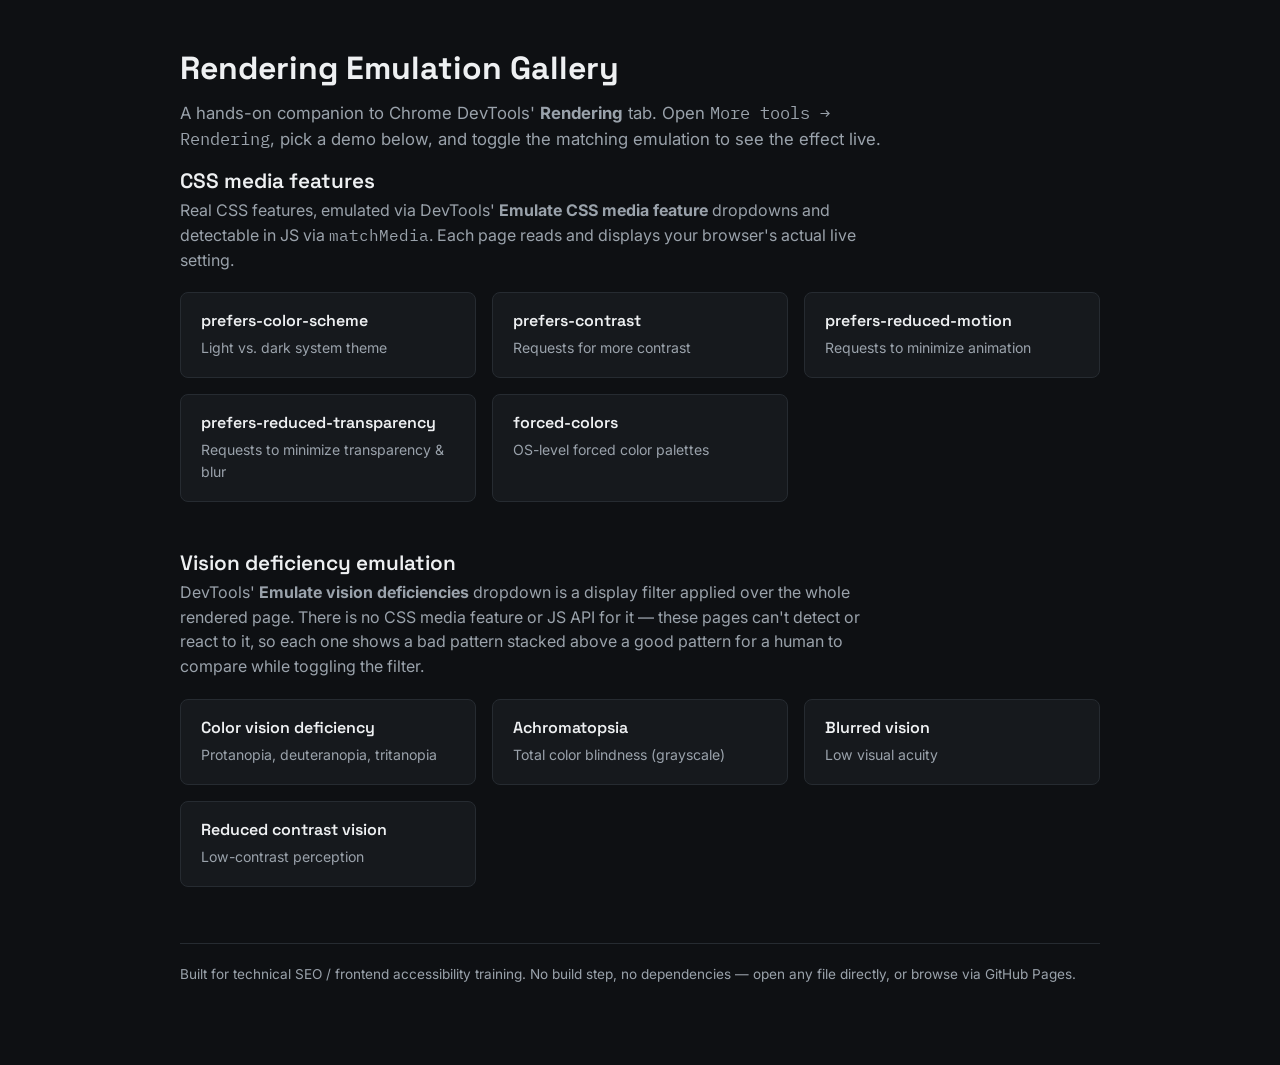
<file: index.html>
<!DOCTYPE html>
<html lang="en">
<head>
<meta charset="UTF-8">
<meta name="viewport" content="width=device-width, initial-scale=1.0">
<title>Rendering Emulation Gallery</title>
<meta name="description" content="A gallery demonstrating Chrome DevTools' Rendering tab emulations — CSS media features and vision deficiency simulation — for technical SEO and accessibility education.">
<link rel="stylesheet" href="assets/style.css">
</head>
<body>
<div class="wrap">
  <h1>Rendering Emulation Gallery</h1>
  <p class="lede">A hands-on companion to Chrome DevTools' <strong>Rendering</strong> tab. Open <code>More tools &rarr; Rendering</code>, pick a demo below, and toggle the matching emulation to see the effect live.</p>

  <section class="group">
    <h2>CSS media features</h2>
    <p>Real CSS features, emulated via DevTools' <strong>Emulate CSS media feature</strong> dropdowns and detectable in JS via <code>matchMedia</code>. Each page reads and displays your browser's actual live setting.</p>
    <div class="card-grid">
      <a class="linkcard" href="media-features/prefers-color-scheme.html">
        <h3>prefers-color-scheme</h3>
        <p>Light vs. dark system theme</p>
      </a>
      <a class="linkcard" href="media-features/prefers-contrast.html">
        <h3>prefers-contrast</h3>
        <p>Requests for more contrast</p>
      </a>
      <a class="linkcard" href="media-features/prefers-reduced-motion.html">
        <h3>prefers-reduced-motion</h3>
        <p>Requests to minimize animation</p>
      </a>
      <a class="linkcard" href="media-features/prefers-reduced-transparency.html">
        <h3>prefers-reduced-transparency</h3>
        <p>Requests to minimize transparency &amp; blur</p>
      </a>
      <a class="linkcard" href="media-features/forced-colors.html">
        <h3>forced-colors</h3>
        <p>OS-level forced color palettes</p>
      </a>
    </div>
  </section>

  <section class="group">
    <h2>Vision deficiency emulation</h2>
    <p>DevTools' <strong>Emulate vision deficiencies</strong> dropdown is a display filter applied over the whole rendered page. There is no CSS media feature or JS API for it — these pages can't detect or react to it, so each one shows a bad pattern stacked above a good pattern for a human to compare while toggling the filter.</p>
    <div class="card-grid">
      <a class="linkcard" href="vision-deficiencies/color-vision-deficiency.html">
        <h3>Color vision deficiency</h3>
        <p>Protanopia, deuteranopia, tritanopia</p>
      </a>
      <a class="linkcard" href="vision-deficiencies/achromatopsia.html">
        <h3>Achromatopsia</h3>
        <p>Total color blindness (grayscale)</p>
      </a>
      <a class="linkcard" href="vision-deficiencies/blurred-vision.html">
        <h3>Blurred vision</h3>
        <p>Low visual acuity</p>
      </a>
      <a class="linkcard" href="vision-deficiencies/low-contrast-vision.html">
        <h3>Reduced contrast vision</h3>
        <p>Low-contrast perception</p>
      </a>
    </div>
  </section>

  <footer>
    Built for technical SEO / frontend accessibility training. No build step, no dependencies — open any file directly, or browse via GitHub Pages.
  </footer>
</div>
</body>
</html>
</file>
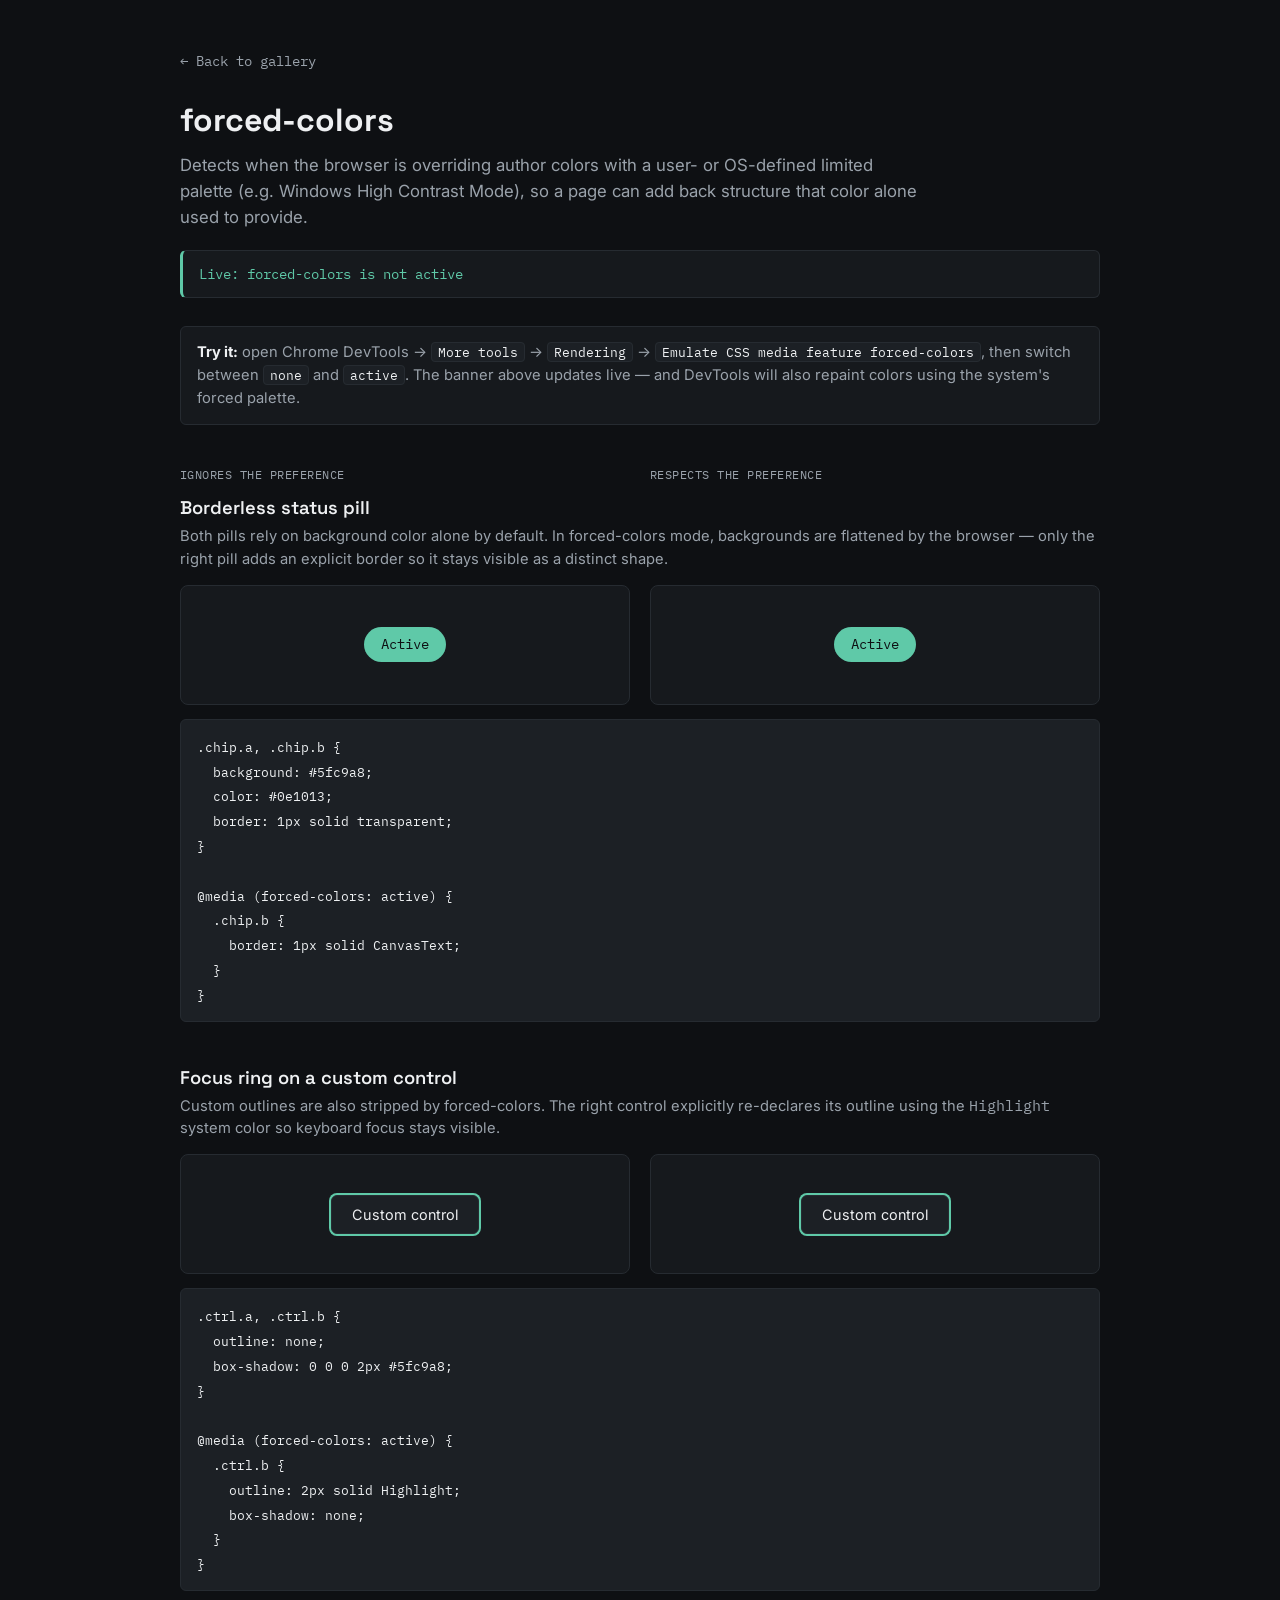
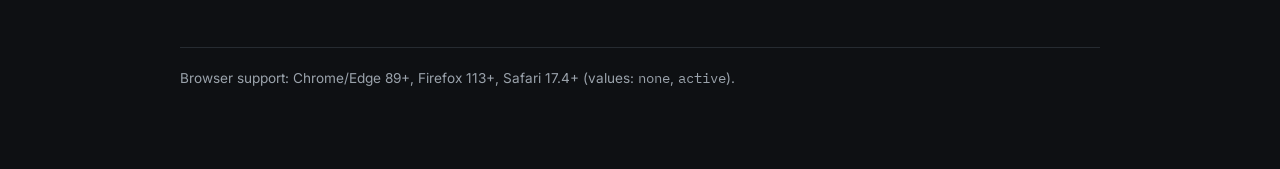
<file: media-features/forced-colors.html>
<!DOCTYPE html>
<html lang="en">
<head>
<meta charset="UTF-8">
<meta name="viewport" content="width=device-width, initial-scale=1.0">
<title>forced-colors — Rendering Emulation Gallery</title>
<meta name="description" content="Live demo of the forced-colors CSS media feature, testable via Chrome DevTools' Rendering tab.">
<link rel="stylesheet" href="../assets/style.css">
</head>
<body>
<div class="wrap">
  <a class="back" href="../index.html">&larr; Back to gallery</a>
  <h1>forced-colors</h1>
  <p class="lede">Detects when the browser is overriding author colors with a user- or OS-defined limited palette (e.g. Windows High Contrast Mode), so a page can add back structure that color alone used to provide.</p>

  <div class="banner" id="status">Checking…</div>

  <div class="note">
    <strong>Try it:</strong> open Chrome DevTools &rarr; <code>More tools</code> &rarr; <code>Rendering</code> &rarr; <code>Emulate CSS media feature forced-colors</code>, then switch between <code>none</code> and <code>active</code>. The banner above updates live — and DevTools will also repaint colors using the system's forced palette.
  </div>

  <div class="colheads">
    <span>Ignores the preference</span>
    <span>Respects the preference</span>
  </div>

  <section class="case">
    <h2>Borderless status pill</h2>
    <p class="case-note">Both pills rely on background color alone by default. In forced-colors mode, backgrounds are flattened by the browser — only the right pill adds an explicit border so it stays visible as a distinct shape.</p>
    <div class="row">
      <div class="stage">
        <span class="chip a">Active</span>
      </div>
      <div class="stage">
        <span class="chip b">Active</span>
      </div>
    </div>
    <pre><code>.chip.a, .chip.b {
  background: #5fc9a8;
  color: #0e1013;
  border: 1px solid transparent;
}

@media (forced-colors: active) {
  .chip.b {
    border: 1px solid CanvasText;
  }
}</code></pre>
  </section>

  <section class="case">
    <h2>Focus ring on a custom control</h2>
    <p class="case-note">Custom outlines are also stripped by forced-colors. The right control explicitly re-declares its outline using the <code>Highlight</code> system color so keyboard focus stays visible.</p>
    <div class="row">
      <div class="stage">
        <button class="ctrl a" type="button">Custom control</button>
      </div>
      <div class="stage">
        <button class="ctrl b" type="button">Custom control</button>
      </div>
    </div>
    <pre><code>.ctrl.a, .ctrl.b {
  outline: none;
  box-shadow: 0 0 0 2px #5fc9a8;
}

@media (forced-colors: active) {
  .ctrl.b {
    outline: 2px solid Highlight;
    box-shadow: none;
  }
}</code></pre>
  </section>

  <footer>
    Browser support: Chrome/Edge 89+, Firefox 113+, Safari 17.4+ (values: <code>none</code>, <code>active</code>).
  </footer>
</div>

<style>
  .chip.a, .chip.b {
    font-family: 'IBM Plex Mono', monospace;
    font-size: 0.85rem;
    background: var(--ok);
    color: #0e1013;
    border: 1px solid transparent;
    border-radius: 999px;
    padding: 6px 16px;
  }

  @media (forced-colors: active) {
    .chip.b {
      border: 1px solid CanvasText;
    }
  }

  .ctrl.a, .ctrl.b {
    font-family: 'Inter', sans-serif;
    font-size: 0.9rem;
    background: var(--panel-raised);
    color: var(--text);
    border: 1px solid var(--border);
    border-radius: 6px;
    padding: 10px 20px;
    outline: none;
    box-shadow: 0 0 0 2px var(--ok);
  }

  @media (forced-colors: active) {
    .ctrl.b {
      outline: 2px solid Highlight;
      box-shadow: none;
    }
  }
</style>

<script src="../assets/detect.js"></script>
<script>
  initFeatureStatus(
    document.getElementById('status'),
    '(forced-colors: active)',
    { on: 'Live: forced-colors is ACTIVE', off: 'Live: forced-colors is not active' },
    'forced-colors is not supported in this browser.'
  );
</script>
</body>
</html>
</file>
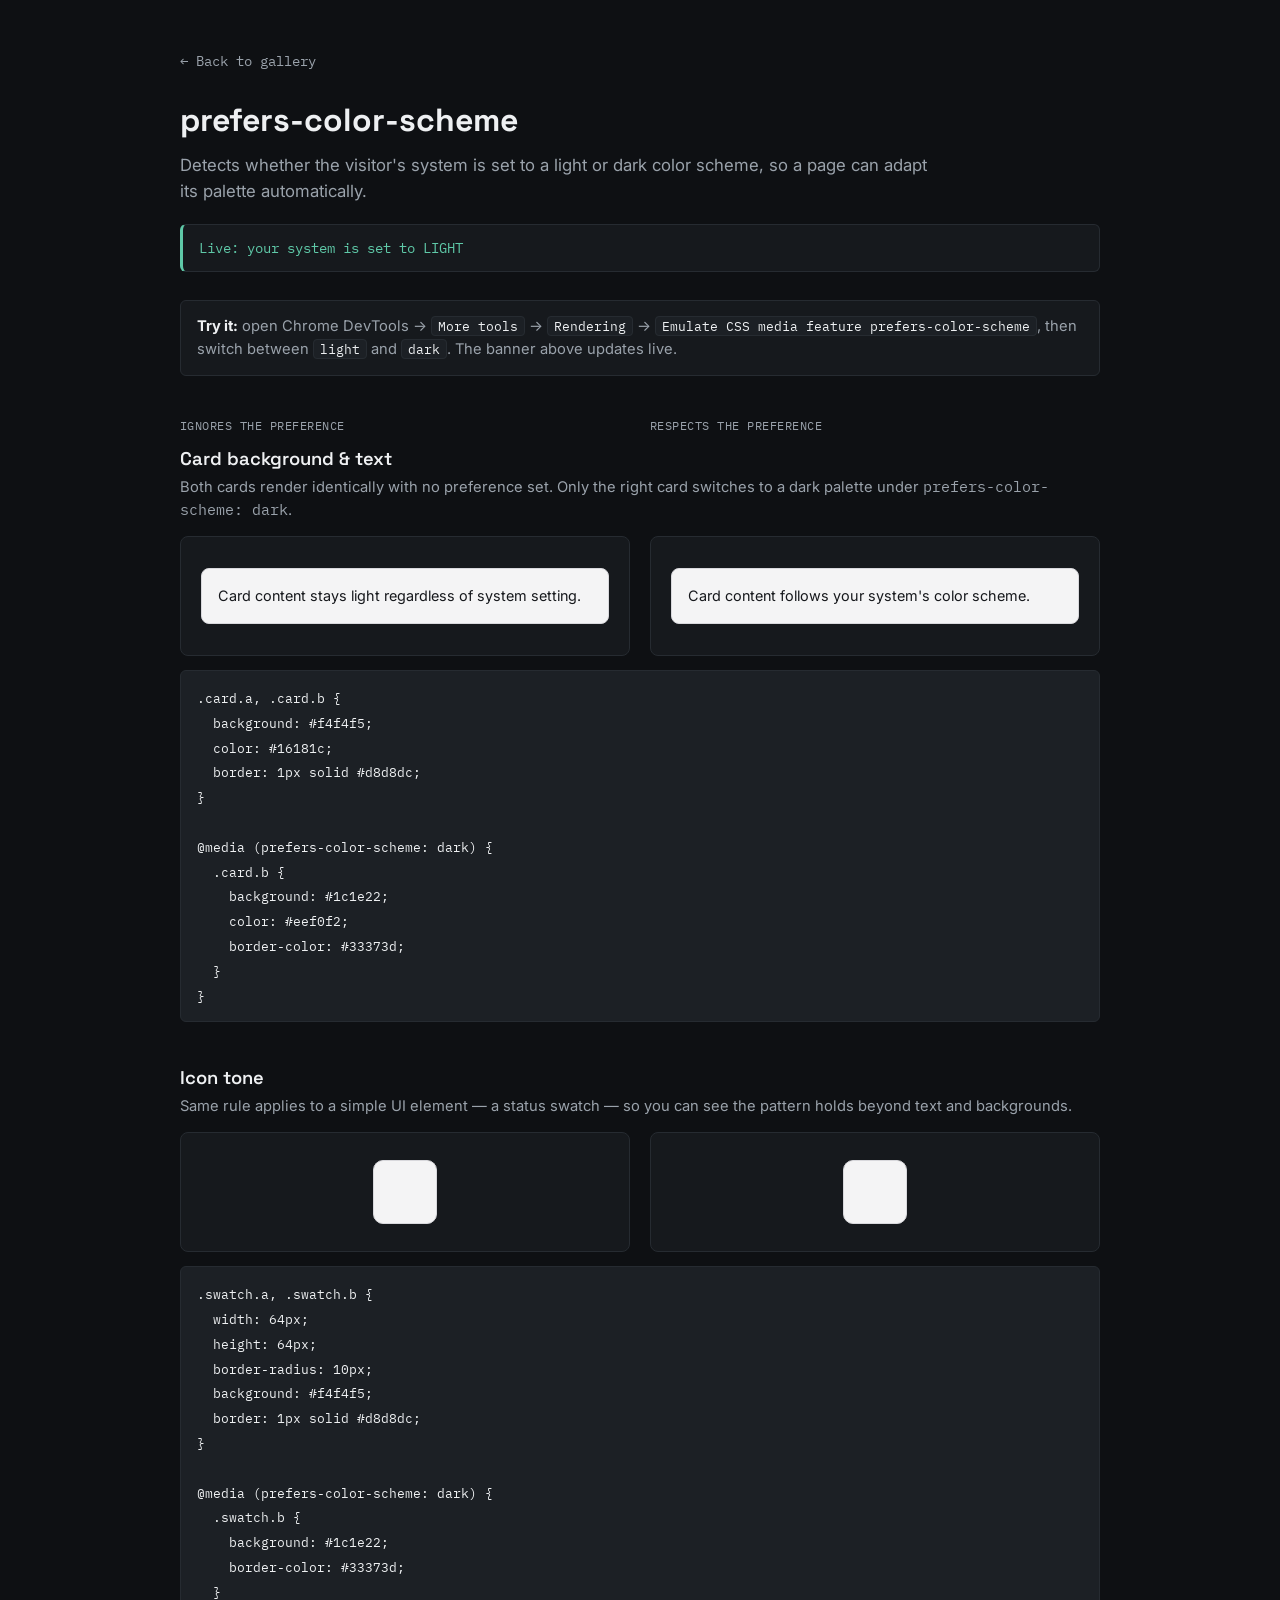
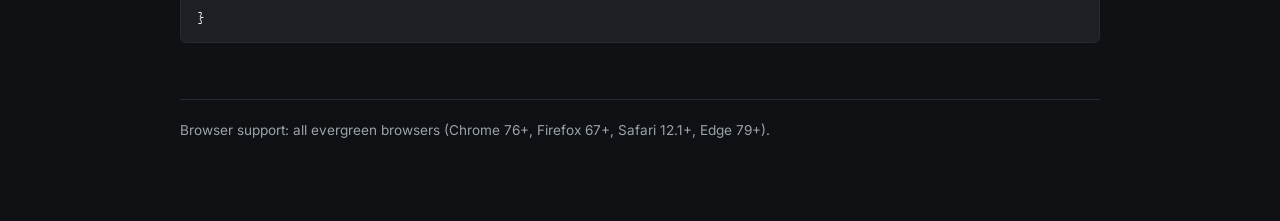
<file: media-features/prefers-color-scheme.html>
<!DOCTYPE html>
<html lang="en">
<head>
<meta charset="UTF-8">
<meta name="viewport" content="width=device-width, initial-scale=1.0">
<title>prefers-color-scheme — Rendering Emulation Gallery</title>
<meta name="description" content="Live demo of the prefers-color-scheme CSS media feature, testable via Chrome DevTools' Rendering tab.">
<link rel="stylesheet" href="../assets/style.css">
</head>
<body>
<div class="wrap">
  <a class="back" href="../index.html">&larr; Back to gallery</a>
  <h1>prefers-color-scheme</h1>
  <p class="lede">Detects whether the visitor's system is set to a light or dark color scheme, so a page can adapt its palette automatically.</p>

  <div class="banner" id="status">Checking…</div>

  <div class="note">
    <strong>Try it:</strong> open Chrome DevTools &rarr; <code>More tools</code> &rarr; <code>Rendering</code> &rarr; <code>Emulate CSS media feature prefers-color-scheme</code>, then switch between <code>light</code> and <code>dark</code>. The banner above updates live.
  </div>

  <div class="colheads">
    <span>Ignores the preference</span>
    <span>Respects the preference</span>
  </div>

  <section class="case">
    <h2>Card background &amp; text</h2>
    <p class="case-note">Both cards render identically with no preference set. Only the right card switches to a dark palette under <code>prefers-color-scheme: dark</code>.</p>
    <div class="row">
      <div class="stage" id="card-a-stage">
        <div class="card a">Card content stays light regardless of system setting.</div>
      </div>
      <div class="stage" id="card-b-stage">
        <div class="card b">Card content follows your system's color scheme.</div>
      </div>
    </div>
    <pre><code>.card.a, .card.b {
  background: #f4f4f5;
  color: #16181c;
  border: 1px solid #d8d8dc;
}

@media (prefers-color-scheme: dark) {
  .card.b {
    background: #1c1e22;
    color: #eef0f2;
    border-color: #33373d;
  }
}</code></pre>
  </section>

  <section class="case">
    <h2>Icon tone</h2>
    <p class="case-note">Same rule applies to a simple UI element — a status swatch — so you can see the pattern holds beyond text and backgrounds.</p>
    <div class="row">
      <div class="stage">
        <div class="swatch a"></div>
      </div>
      <div class="stage">
        <div class="swatch b"></div>
      </div>
    </div>
    <pre><code>.swatch.a, .swatch.b {
  width: 64px;
  height: 64px;
  border-radius: 10px;
  background: #f4f4f5;
  border: 1px solid #d8d8dc;
}

@media (prefers-color-scheme: dark) {
  .swatch.b {
    background: #1c1e22;
    border-color: #33373d;
  }
}</code></pre>
  </section>

  <footer>
    Browser support: all evergreen browsers (Chrome 76+, Firefox 67+, Safari 12.1+, Edge 79+).
  </footer>
</div>

<style>
  .card.a, .card.b {
    background: #f4f4f5;
    color: #16181c;
    border: 1px solid #d8d8dc;
    border-radius: 8px;
    padding: 16px;
    font-size: 0.9rem;
    width: 100%;
  }

  @media (prefers-color-scheme: dark) {
    .card.b {
      background: #1c1e22;
      color: #eef0f2;
      border-color: #33373d;
    }
  }

  .swatch.a, .swatch.b {
    width: 64px;
    height: 64px;
    border-radius: 10px;
    background: #f4f4f5;
    border: 1px solid #d8d8dc;
  }

  @media (prefers-color-scheme: dark) {
    .swatch.b {
      background: #1c1e22;
      border-color: #33373d;
    }
  }
</style>

<script src="../assets/detect.js"></script>
<script>
  initFeatureStatus(
    document.getElementById('status'),
    '(prefers-color-scheme: dark)',
    { on: 'Live: your system is set to DARK', off: 'Live: your system is set to LIGHT' },
    'prefers-color-scheme is not supported in this browser.'
  );
</script>
</body>
</html>
</file>
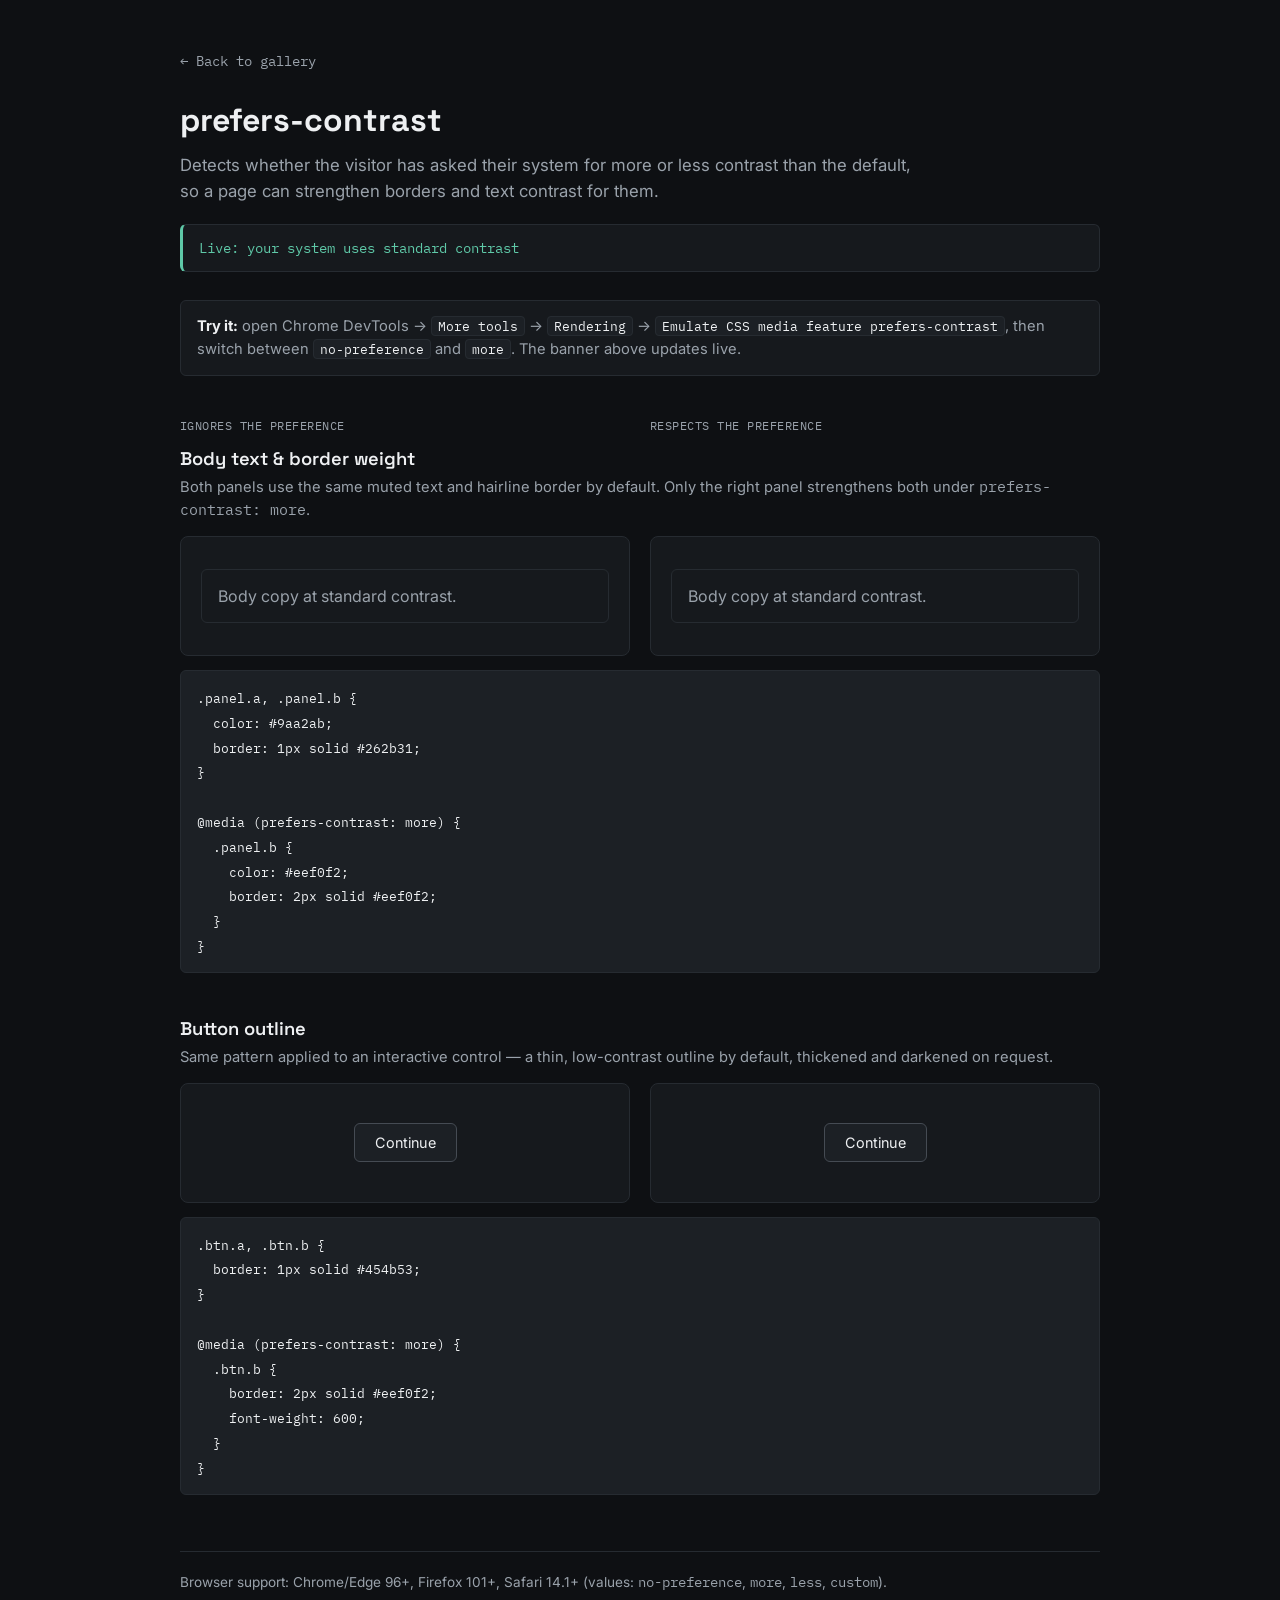
<file: media-features/prefers-contrast.html>
<!DOCTYPE html>
<html lang="en">
<head>
<meta charset="UTF-8">
<meta name="viewport" content="width=device-width, initial-scale=1.0">
<title>prefers-contrast — Rendering Emulation Gallery</title>
<meta name="description" content="Live demo of the prefers-contrast CSS media feature, testable via Chrome DevTools' Rendering tab.">
<link rel="stylesheet" href="../assets/style.css">
</head>
<body>
<div class="wrap">
  <a class="back" href="../index.html">&larr; Back to gallery</a>
  <h1>prefers-contrast</h1>
  <p class="lede">Detects whether the visitor has asked their system for more or less contrast than the default, so a page can strengthen borders and text contrast for them.</p>

  <div class="banner" id="status">Checking…</div>

  <div class="note">
    <strong>Try it:</strong> open Chrome DevTools &rarr; <code>More tools</code> &rarr; <code>Rendering</code> &rarr; <code>Emulate CSS media feature prefers-contrast</code>, then switch between <code>no-preference</code> and <code>more</code>. The banner above updates live.
  </div>

  <div class="colheads">
    <span>Ignores the preference</span>
    <span>Respects the preference</span>
  </div>

  <section class="case">
    <h2>Body text &amp; border weight</h2>
    <p class="case-note">Both panels use the same muted text and hairline border by default. Only the right panel strengthens both under <code>prefers-contrast: more</code>.</p>
    <div class="row">
      <div class="stage">
        <div class="panel a">
          <p>Body copy at standard contrast.</p>
        </div>
      </div>
      <div class="stage">
        <div class="panel b">
          <p>Body copy at standard contrast.</p>
        </div>
      </div>
    </div>
    <pre><code>.panel.a, .panel.b {
  color: #9aa2ab;
  border: 1px solid #262b31;
}

@media (prefers-contrast: more) {
  .panel.b {
    color: #eef0f2;
    border: 2px solid #eef0f2;
  }
}</code></pre>
  </section>

  <section class="case">
    <h2>Button outline</h2>
    <p class="case-note">Same pattern applied to an interactive control — a thin, low-contrast outline by default, thickened and darkened on request.</p>
    <div class="row">
      <div class="stage">
        <button class="btn a" type="button">Continue</button>
      </div>
      <div class="stage">
        <button class="btn b" type="button">Continue</button>
      </div>
    </div>
    <pre><code>.btn.a, .btn.b {
  border: 1px solid #454b53;
}

@media (prefers-contrast: more) {
  .btn.b {
    border: 2px solid #eef0f2;
    font-weight: 600;
  }
}</code></pre>
  </section>

  <footer>
    Browser support: Chrome/Edge 96+, Firefox 101+, Safari 14.1+ (values: <code>no-preference</code>, <code>more</code>, <code>less</code>, <code>custom</code>).
  </footer>
</div>

<style>
  .panel.a, .panel.b {
    color: #9aa2ab;
    border: 1px solid #262b31;
    border-radius: 6px;
    padding: 14px 16px;
    width: 100%;
  }

  .panel.a p, .panel.b p {
    margin: 0;
  }

  @media (prefers-contrast: more) {
    .panel.b {
      color: #eef0f2;
      border: 2px solid #eef0f2;
    }
  }

  .btn.a, .btn.b {
    font-family: 'Inter', sans-serif;
    font-size: 0.9rem;
    background: var(--panel-raised);
    color: var(--text);
    border: 1px solid #454b53;
    border-radius: 6px;
    padding: 10px 20px;
    cursor: default;
  }

  @media (prefers-contrast: more) {
    .btn.b {
      border: 2px solid #eef0f2;
      font-weight: 600;
    }
  }
</style>

<script src="../assets/detect.js"></script>
<script>
  initFeatureStatus(
    document.getElementById('status'),
    '(prefers-contrast: more)',
    { on: 'Live: your system asks for MORE contrast', off: 'Live: your system uses standard contrast' },
    'prefers-contrast is not supported in this browser.'
  );
</script>
</body>
</html>
</file>
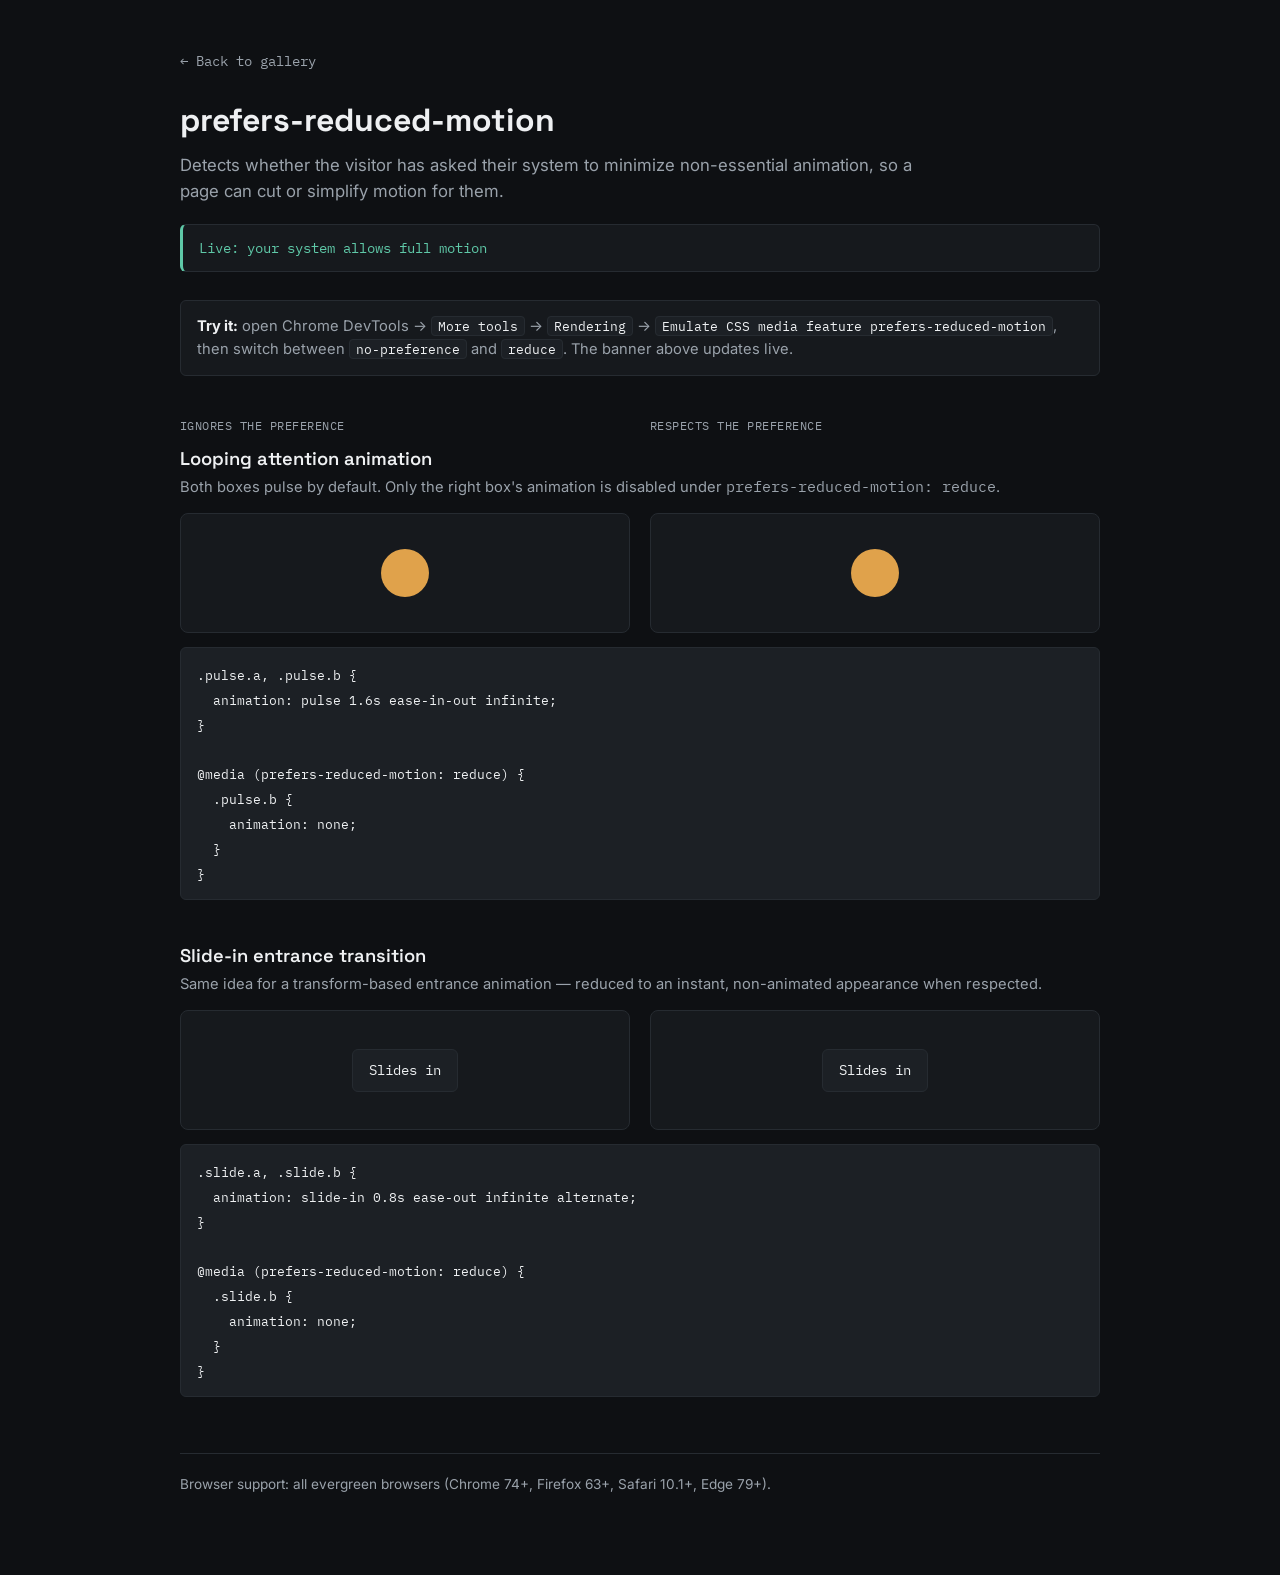
<file: media-features/prefers-reduced-motion.html>
<!DOCTYPE html>
<html lang="en">
<head>
<meta charset="UTF-8">
<meta name="viewport" content="width=device-width, initial-scale=1.0">
<title>prefers-reduced-motion — Rendering Emulation Gallery</title>
<meta name="description" content="Live demo of the prefers-reduced-motion CSS media feature, testable via Chrome DevTools' Rendering tab.">
<link rel="stylesheet" href="../assets/style.css">
</head>
<body>
<div class="wrap">
  <a class="back" href="../index.html">&larr; Back to gallery</a>
  <h1>prefers-reduced-motion</h1>
  <p class="lede">Detects whether the visitor has asked their system to minimize non-essential animation, so a page can cut or simplify motion for them.</p>

  <div class="banner" id="status">Checking…</div>

  <div class="note">
    <strong>Try it:</strong> open Chrome DevTools &rarr; <code>More tools</code> &rarr; <code>Rendering</code> &rarr; <code>Emulate CSS media feature prefers-reduced-motion</code>, then switch between <code>no-preference</code> and <code>reduce</code>. The banner above updates live.
  </div>

  <div class="colheads">
    <span>Ignores the preference</span>
    <span>Respects the preference</span>
  </div>

  <section class="case">
    <h2>Looping attention animation</h2>
    <p class="case-note">Both boxes pulse by default. Only the right box's animation is disabled under <code>prefers-reduced-motion: reduce</code>.</p>
    <div class="row">
      <div class="stage">
        <div class="pulse a"></div>
      </div>
      <div class="stage">
        <div class="pulse b"></div>
      </div>
    </div>
    <pre><code>.pulse.a, .pulse.b {
  animation: pulse 1.6s ease-in-out infinite;
}

@media (prefers-reduced-motion: reduce) {
  .pulse.b {
    animation: none;
  }
}</code></pre>
  </section>

  <section class="case">
    <h2>Slide-in entrance transition</h2>
    <p class="case-note">Same idea for a transform-based entrance animation — reduced to an instant, non-animated appearance when respected.</p>
    <div class="row">
      <div class="stage">
        <div class="slide a">Slides in</div>
      </div>
      <div class="stage">
        <div class="slide b">Slides in</div>
      </div>
    </div>
    <pre><code>.slide.a, .slide.b {
  animation: slide-in 0.8s ease-out infinite alternate;
}

@media (prefers-reduced-motion: reduce) {
  .slide.b {
    animation: none;
  }
}</code></pre>
  </section>

  <footer>
    Browser support: all evergreen browsers (Chrome 74+, Firefox 63+, Safari 10.1+, Edge 79+).
  </footer>
</div>

<style>
  @keyframes pulse {
    0%, 100% { transform: scale(1); opacity: 1; }
    50% { transform: scale(1.15); opacity: 0.7; }
  }

  .pulse.a, .pulse.b {
    width: 48px;
    height: 48px;
    border-radius: 50%;
    background: var(--warn);
    animation: pulse 1.6s ease-in-out infinite;
  }

  @media (prefers-reduced-motion: reduce) {
    .pulse.b {
      animation: none;
    }
  }

  @keyframes slide-in {
    from { transform: translateX(-16px); }
    to { transform: translateX(16px); }
  }

  .slide.a, .slide.b {
    font-family: 'IBM Plex Mono', monospace;
    font-size: 0.85rem;
    background: var(--panel-raised);
    border: 1px solid var(--border);
    border-radius: 6px;
    padding: 10px 16px;
    animation: slide-in 0.8s ease-out infinite alternate;
  }

  @media (prefers-reduced-motion: reduce) {
    .slide.b {
      animation: none;
    }
  }
</style>

<script src="../assets/detect.js"></script>
<script>
  initFeatureStatus(
    document.getElementById('status'),
    '(prefers-reduced-motion: reduce)',
    { on: 'Live: your system asks for REDUCED motion', off: 'Live: your system allows full motion' },
    'prefers-reduced-motion is not supported in this browser.'
  );
</script>
</body>
</html>
</file>
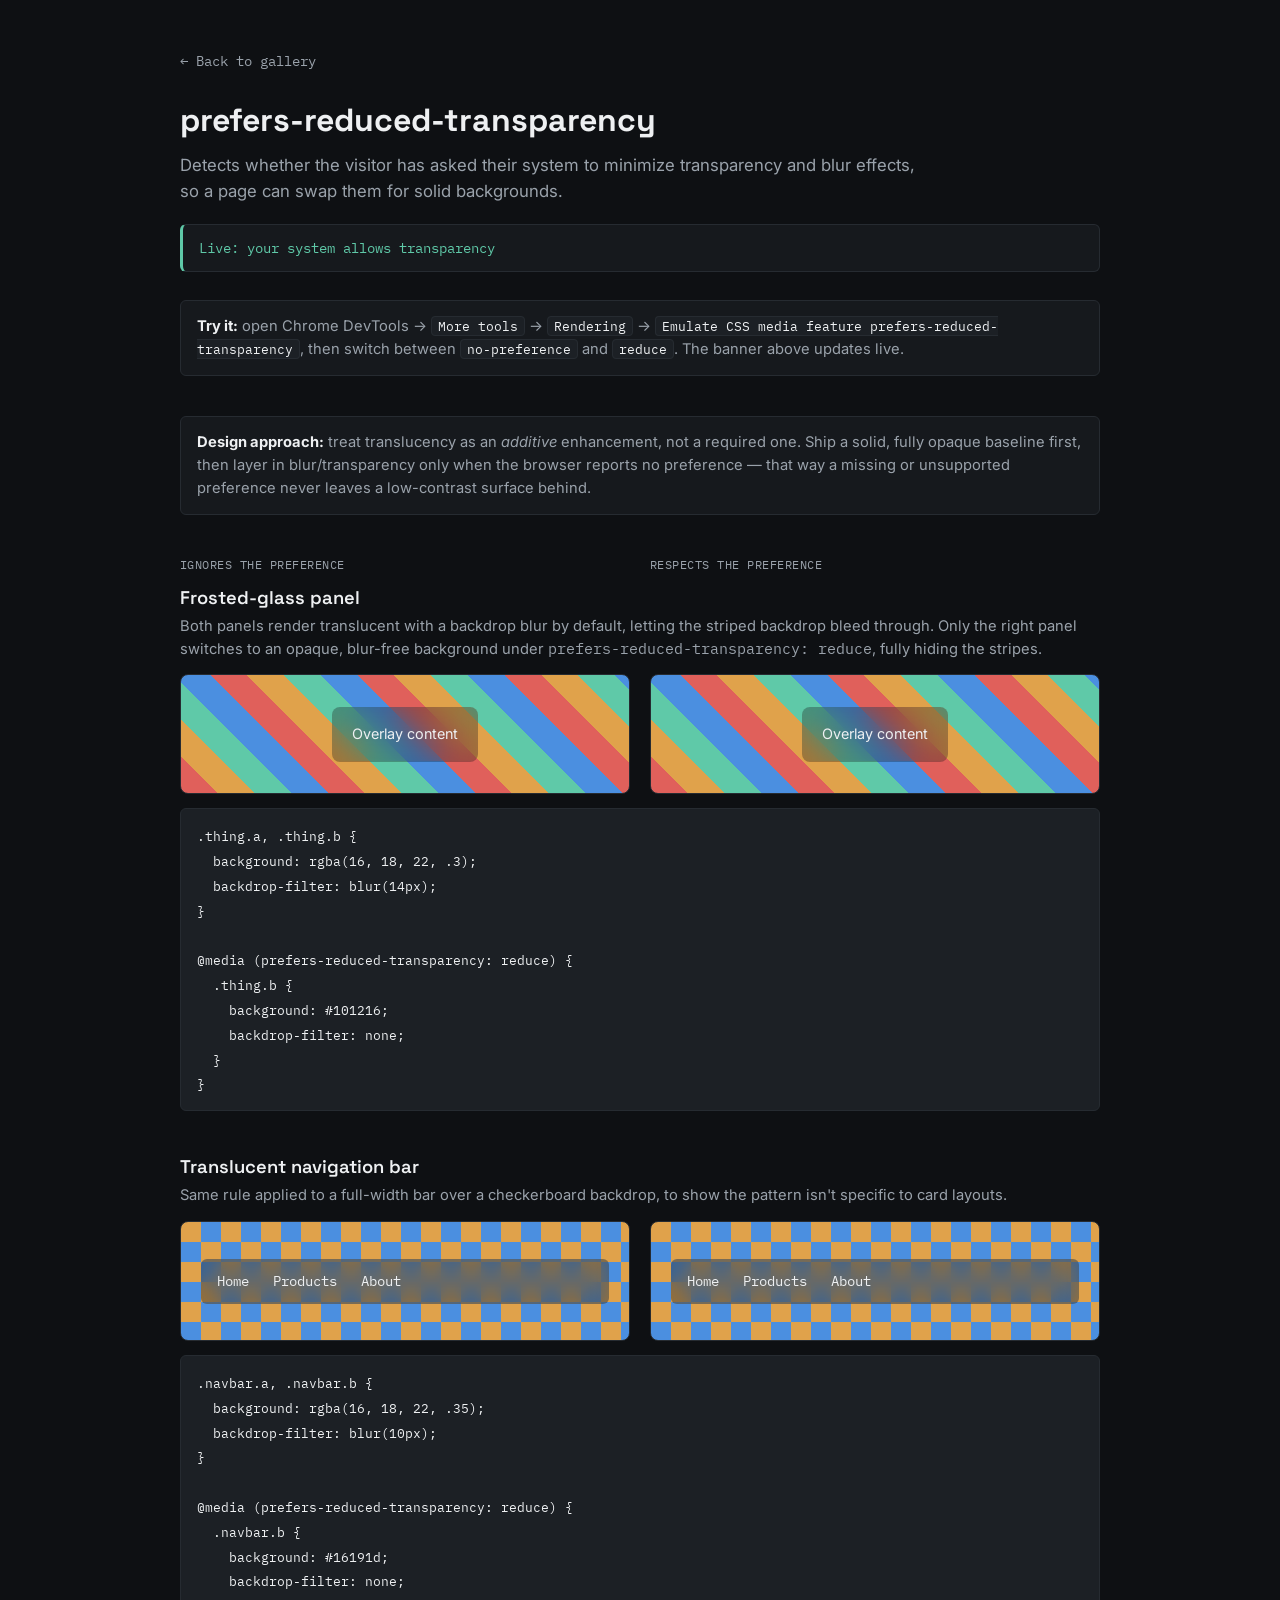
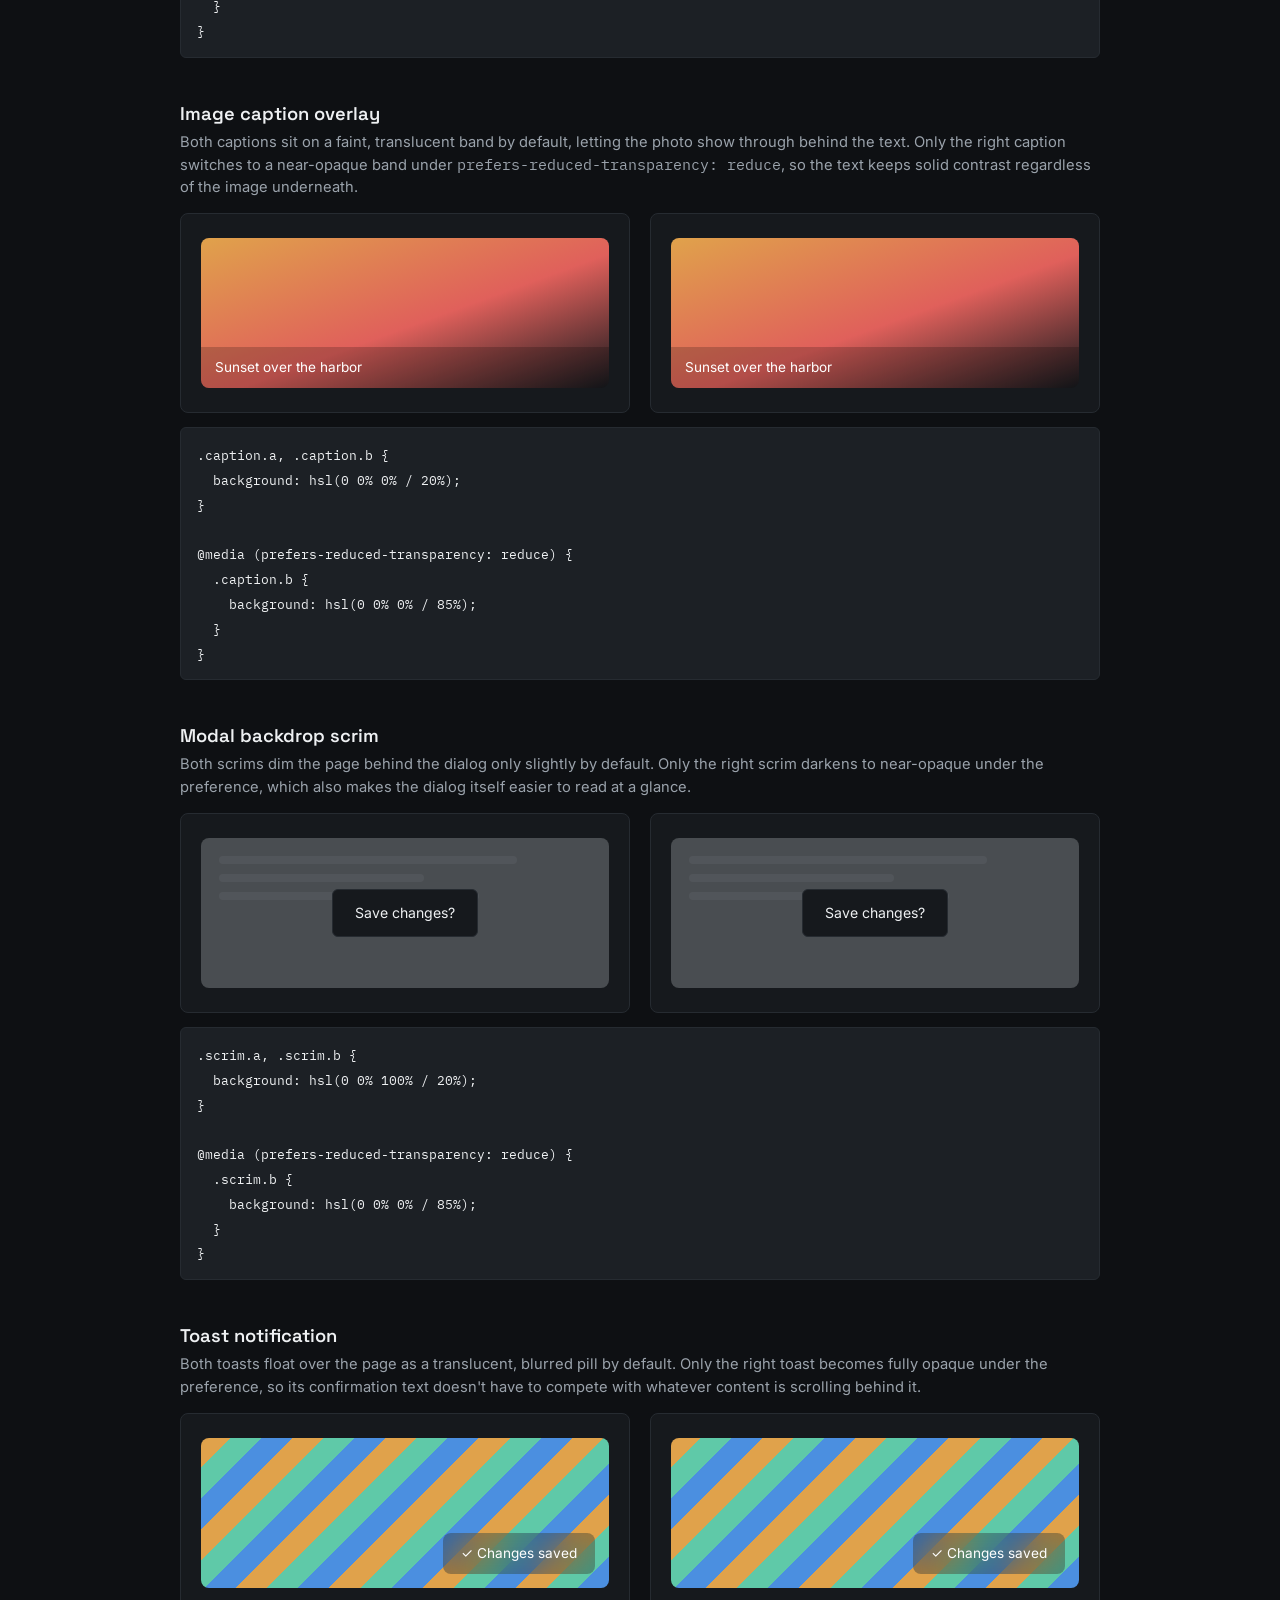
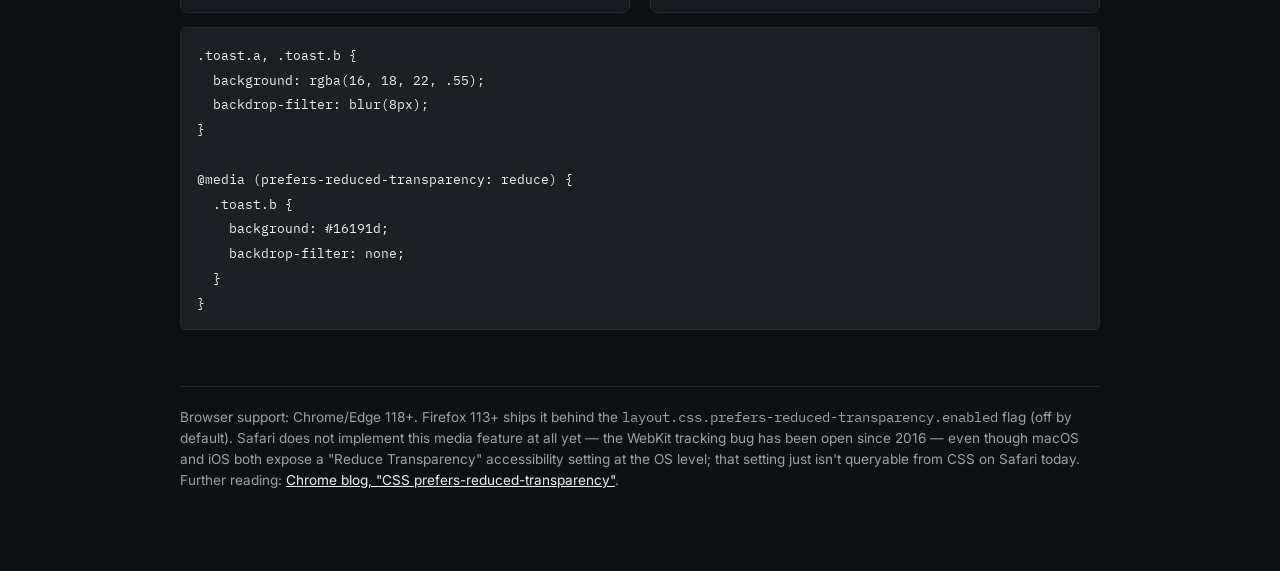
<file: media-features/prefers-reduced-transparency.html>
<!DOCTYPE html>
<html lang="en">
<head>
<meta charset="UTF-8">
<meta name="viewport" content="width=device-width, initial-scale=1.0">
<title>prefers-reduced-transparency — Rendering Emulation Gallery</title>
<meta name="description" content="Live demo of the prefers-reduced-transparency CSS media feature, testable via Chrome DevTools' Rendering tab.">
<link rel="stylesheet" href="../assets/style.css">
</head>
<body>
<div class="wrap">
  <a class="back" href="../index.html">&larr; Back to gallery</a>
  <h1>prefers-reduced-transparency</h1>
  <p class="lede">Detects whether the visitor has asked their system to minimize transparency and blur effects, so a page can swap them for solid backgrounds.</p>

  <div class="banner" id="status">Checking…</div>

  <div class="note">
    <strong>Try it:</strong> open Chrome DevTools &rarr; <code>More tools</code> &rarr; <code>Rendering</code> &rarr; <code>Emulate CSS media feature prefers-reduced-transparency</code>, then switch between <code>no-preference</code> and <code>reduce</code>. The banner above updates live.
  </div>

  <div class="note">
    <strong>Design approach:</strong> treat translucency as an <em>additive</em> enhancement, not a required one. Ship a solid, fully opaque baseline first, then layer in blur/transparency only when the browser reports no preference — that way a missing or unsupported preference never leaves a low-contrast surface behind.
  </div>

  <div class="colheads">
    <span>Ignores the preference</span>
    <span>Respects the preference</span>
  </div>

  <section class="case">
    <h2>Frosted-glass panel</h2>
    <p class="case-note">Both panels render translucent with a backdrop blur by default, letting the striped backdrop bleed through. Only the right panel switches to an opaque, blur-free background under <code>prefers-reduced-transparency: reduce</code>, fully hiding the stripes.</p>
    <div class="row">
      <div class="stage tinted-bg-1">
        <div class="thing a">Overlay content</div>
      </div>
      <div class="stage tinted-bg-1">
        <div class="thing b">Overlay content</div>
      </div>
    </div>
    <pre><code>.thing.a, .thing.b {
  background: rgba(16, 18, 22, .3);
  backdrop-filter: blur(14px);
}

@media (prefers-reduced-transparency: reduce) {
  .thing.b {
    background: #101216;
    backdrop-filter: none;
  }
}</code></pre>
  </section>

  <section class="case">
    <h2>Translucent navigation bar</h2>
    <p class="case-note">Same rule applied to a full-width bar over a checkerboard backdrop, to show the pattern isn't specific to card layouts.</p>
    <div class="row">
      <div class="stage tinted-bg-2">
        <div class="navbar a">Home &nbsp; Products &nbsp; About</div>
      </div>
      <div class="stage tinted-bg-2">
        <div class="navbar b">Home &nbsp; Products &nbsp; About</div>
      </div>
    </div>
    <pre><code>.navbar.a, .navbar.b {
  background: rgba(16, 18, 22, .35);
  backdrop-filter: blur(10px);
}

@media (prefers-reduced-transparency: reduce) {
  .navbar.b {
    background: #16191d;
    backdrop-filter: none;
  }
}</code></pre>
  </section>

  <section class="case">
    <h2>Image caption overlay</h2>
    <p class="case-note">Both captions sit on a faint, translucent band by default, letting the photo show through behind the text. Only the right caption switches to a near-opaque band under <code>prefers-reduced-transparency: reduce</code>, so the text keeps solid contrast regardless of the image underneath.</p>
    <div class="row">
      <div class="stage">
        <div class="photo">
          <div class="caption a">Sunset over the harbor</div>
        </div>
      </div>
      <div class="stage">
        <div class="photo">
          <div class="caption b">Sunset over the harbor</div>
        </div>
      </div>
    </div>
    <pre><code>.caption.a, .caption.b {
  background: hsl(0 0% 0% / 20%);
}

@media (prefers-reduced-transparency: reduce) {
  .caption.b {
    background: hsl(0 0% 0% / 85%);
  }
}</code></pre>
  </section>

  <section class="case">
    <h2>Modal backdrop scrim</h2>
    <p class="case-note">Both scrims dim the page behind the dialog only slightly by default. Only the right scrim darkens to near-opaque under the preference, which also makes the dialog itself easier to read at a glance.</p>
    <div class="row">
      <div class="stage">
        <div class="modal-demo">
          <div class="page-content">
            <span class="line" style="width:80%;"></span>
            <span class="line" style="width:55%;"></span>
            <span class="line" style="width:70%;"></span>
          </div>
          <div class="scrim a">
            <div class="dialog">Save changes?</div>
          </div>
        </div>
      </div>
      <div class="stage">
        <div class="modal-demo">
          <div class="page-content">
            <span class="line" style="width:80%;"></span>
            <span class="line" style="width:55%;"></span>
            <span class="line" style="width:70%;"></span>
          </div>
          <div class="scrim b">
            <div class="dialog">Save changes?</div>
          </div>
        </div>
      </div>
    </div>
    <pre><code>.scrim.a, .scrim.b {
  background: hsl(0 0% 100% / 20%);
}

@media (prefers-reduced-transparency: reduce) {
  .scrim.b {
    background: hsl(0 0% 0% / 85%);
  }
}</code></pre>
  </section>

  <section class="case">
    <h2>Toast notification</h2>
    <p class="case-note">Both toasts float over the page as a translucent, blurred pill by default. Only the right toast becomes fully opaque under the preference, so its confirmation text doesn't have to compete with whatever content is scrolling behind it.</p>
    <div class="row">
      <div class="stage">
        <div class="toast-demo">
          <div class="toast a">&#10003; Changes saved</div>
        </div>
      </div>
      <div class="stage">
        <div class="toast-demo">
          <div class="toast b">&#10003; Changes saved</div>
        </div>
      </div>
    </div>
    <pre><code>.toast.a, .toast.b {
  background: rgba(16, 18, 22, .55);
  backdrop-filter: blur(8px);
}

@media (prefers-reduced-transparency: reduce) {
  .toast.b {
    background: #16191d;
    backdrop-filter: none;
  }
}</code></pre>
  </section>

  <footer>
    Browser support: Chrome/Edge 118+. Firefox 113+ ships it behind the <code>layout.css.prefers-reduced-transparency.enabled</code> flag (off by default). Safari does not implement this media feature at all yet — the WebKit tracking bug has been open since 2016 — even though macOS and iOS both expose a "Reduce Transparency" accessibility setting at the OS level; that setting just isn't queryable from CSS on Safari today. Further reading: <a href="https://developer.chrome.com/blog/css-prefers-reduced-transparency">Chrome blog, "CSS prefers-reduced-transparency"</a>.
  </footer>
</div>

<style>
  .tinted-bg-1 {
    background-image: repeating-linear-gradient(45deg,
      #e0605b 0 26px,
      #e0a24b 26px 52px,
      #5fc9a8 52px 78px,
      #4b8fe0 78px 104px);
  }

  .tinted-bg-2 {
    background-image: repeating-conic-gradient(#4b8fe0 0% 25%, #e0a24b 0% 50%);
    background-size: 40px 40px;
  }

  .thing.a, .thing.b {
    color: var(--text);
    font-size: 0.9rem;
    padding: 16px 20px;
    border-radius: 8px;
    background: rgba(16, 18, 22, .3);
    -webkit-backdrop-filter: blur(14px);
    backdrop-filter: blur(14px);
  }

  @media (prefers-reduced-transparency: reduce) {
    .thing.b {
      background: #101216;
      -webkit-backdrop-filter: none;
      backdrop-filter: none;
    }
  }

  .navbar.a, .navbar.b {
    width: 100%;
    color: var(--text);
    font-family: 'IBM Plex Mono', monospace;
    font-size: 0.85rem;
    padding: 12px 16px;
    border-radius: 6px;
    background: rgba(16, 18, 22, .35);
    -webkit-backdrop-filter: blur(10px);
    backdrop-filter: blur(10px);
  }

  @media (prefers-reduced-transparency: reduce) {
    .navbar.b {
      background: #16191d;
      -webkit-backdrop-filter: none;
      backdrop-filter: none;
    }
  }

  .photo {
    position: relative;
    width: 100%;
    height: 150px;
    border-radius: 8px;
    overflow: hidden;
    background: linear-gradient(160deg, #e0a24b 0%, #e0605b 55%, #16191d 100%);
  }

  .caption.a, .caption.b {
    position: absolute;
    left: 0;
    right: 0;
    bottom: 0;
    padding: 10px 14px;
    color: #fff;
    font-size: 0.85rem;
    background: hsl(0 0% 0% / 20%);
  }

  @media (prefers-reduced-transparency: reduce) {
    .caption.b {
      background: hsl(0 0% 0% / 85%);
    }
  }

  .modal-demo {
    position: relative;
    width: 100%;
    height: 150px;
    border-radius: 8px;
    overflow: hidden;
    background: var(--panel-raised);
  }

  .page-content {
    padding: 18px;
    display: flex;
    flex-direction: column;
    gap: 10px;
  }

  .line {
    display: block;
    height: 8px;
    border-radius: 4px;
    background: var(--border);
  }

  .scrim.a, .scrim.b {
    position: absolute;
    inset: 0;
    display: flex;
    align-items: center;
    justify-content: center;
    background: hsl(0 0% 100% / 20%);
  }

  @media (prefers-reduced-transparency: reduce) {
    .scrim.b {
      background: hsl(0 0% 0% / 85%);
    }
  }

  .dialog {
    background: var(--panel);
    border: 1px solid var(--border);
    border-radius: 6px;
    padding: 12px 22px;
    font-size: 0.88rem;
    color: var(--text);
  }

  .toast-demo {
    position: relative;
    width: 100%;
    height: 150px;
    border-radius: 8px;
    overflow: hidden;
    background-image: repeating-linear-gradient(-45deg,
      #4b8fe0 0 22px,
      #5fc9a8 22px 44px,
      #e0a24b 44px 66px);
  }

  .toast.a, .toast.b {
    position: absolute;
    right: 14px;
    bottom: 14px;
    padding: 10px 18px;
    border-radius: 8px;
    color: #fff;
    font-size: 0.85rem;
    background: rgba(16, 18, 22, .3);
    -webkit-backdrop-filter: blur(14px);
    backdrop-filter: blur(14px);
  }

  @media (prefers-reduced-transparency: reduce) {
    .toast.b {
      background: #16191d;
      -webkit-backdrop-filter: none;
      backdrop-filter: none;
    }
  }
</style>

<script src="../assets/detect.js"></script>
<script>
  initFeatureStatus(
    document.getElementById('status'),
    '(prefers-reduced-transparency: reduce)',
    { on: 'Live: your system asks for REDUCED transparency', off: 'Live: your system allows transparency' },
    'prefers-reduced-transparency is not supported in this browser.'
  );
</script>
</body>
</html>
</file>
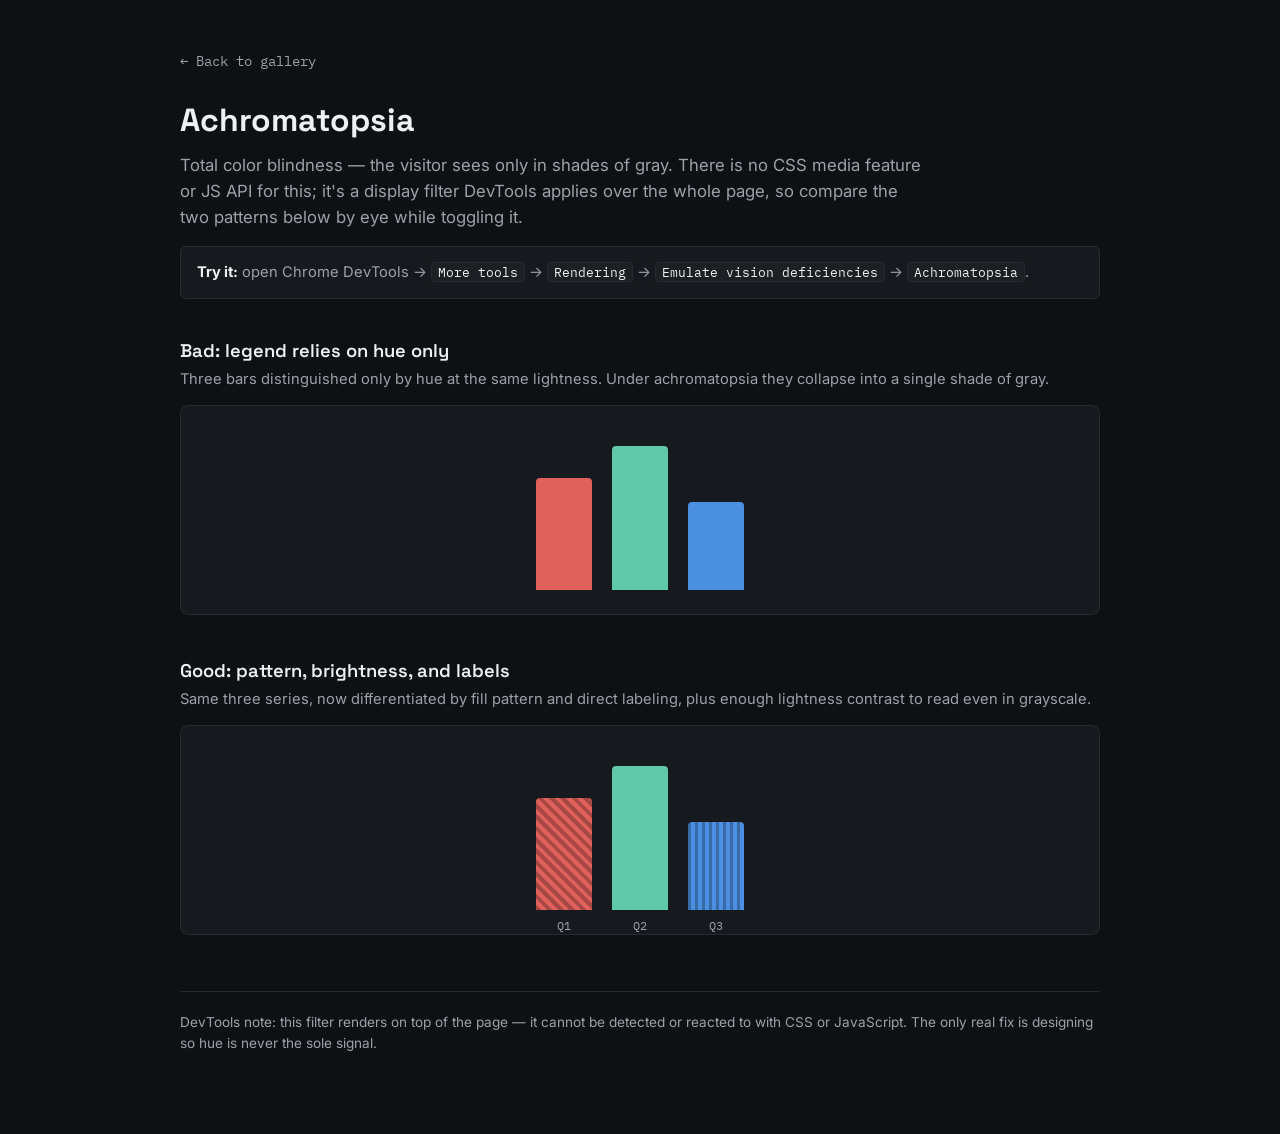
<file: vision-deficiencies/achromatopsia.html>
<!DOCTYPE html>
<html lang="en">
<head>
<meta charset="UTF-8">
<meta name="viewport" content="width=device-width, initial-scale=1.0">
<title>Achromatopsia — Rendering Emulation Gallery</title>
<meta name="description" content="Compare a hue-only chart legend against a pattern-and-brightness legend under Chrome DevTools' achromatopsia emulation.">
<link rel="stylesheet" href="../assets/style.css">
</head>
<body>
<div class="wrap">
  <a class="back" href="../index.html">&larr; Back to gallery</a>
  <h1>Achromatopsia</h1>
  <p class="lede">Total color blindness — the visitor sees only in shades of gray. There is no CSS media feature or JS API for this; it's a display filter DevTools applies over the whole page, so compare the two patterns below by eye while toggling it.</p>

  <div class="note">
    <strong>Try it:</strong> open Chrome DevTools &rarr; <code>More tools</code> &rarr; <code>Rendering</code> &rarr; <code>Emulate vision deficiencies</code> &rarr; <code>Achromatopsia</code>.
  </div>

  <section class="case">
    <h2>Bad: legend relies on hue only</h2>
    <p class="case-note">Three bars distinguished only by hue at the same lightness. Under achromatopsia they collapse into a single shade of gray.</p>
    <div class="stage">
      <div class="chart-row">
        <div class="bar" style="height:70%; background:#e0605b;"></div>
        <div class="bar" style="height:90%; background:#5fc9a8;"></div>
        <div class="bar" style="height:55%; background:#4b8fe0;"></div>
      </div>
    </div>
  </section>

  <section class="case">
    <h2>Good: pattern, brightness, and labels</h2>
    <p class="case-note">Same three series, now differentiated by fill pattern and direct labeling, plus enough lightness contrast to read even in grayscale.</p>
    <div class="stage">
      <div class="chart-row">
        <div class="bar labeled" style="height:70%; background:#e0605b; background-image:repeating-linear-gradient(45deg, rgba(0,0,0,.25) 0 4px, transparent 4px 8px);">
          <span class="bar-label">Q1</span>
        </div>
        <div class="bar labeled" style="height:90%; background:#5fc9a8;">
          <span class="bar-label">Q2</span>
        </div>
        <div class="bar labeled" style="height:55%; background:#4b8fe0; background-image:repeating-linear-gradient(90deg, rgba(0,0,0,.25) 0 3px, transparent 3px 7px);">
          <span class="bar-label">Q3</span>
        </div>
      </div>
    </div>
  </section>

  <footer>
    DevTools note: this filter renders on top of the page — it cannot be detected or reacted to with CSS or JavaScript. The only real fix is designing so hue is never the sole signal.
  </footer>
</div>

<style>
  .chart-row {
    display: flex;
    align-items: flex-end;
    gap: 20px;
    height: 160px;
  }

  .bar {
    width: 56px;
    border-radius: 4px 4px 0 0;
    position: relative;
  }

  .bar.labeled {
    display: flex;
    justify-content: center;
  }

  .bar-label {
    position: absolute;
    bottom: -26px;
    font-family: 'IBM Plex Mono', monospace;
    font-size: 0.78rem;
    color: var(--muted);
  }
</style>
</body>
</html>
</file>
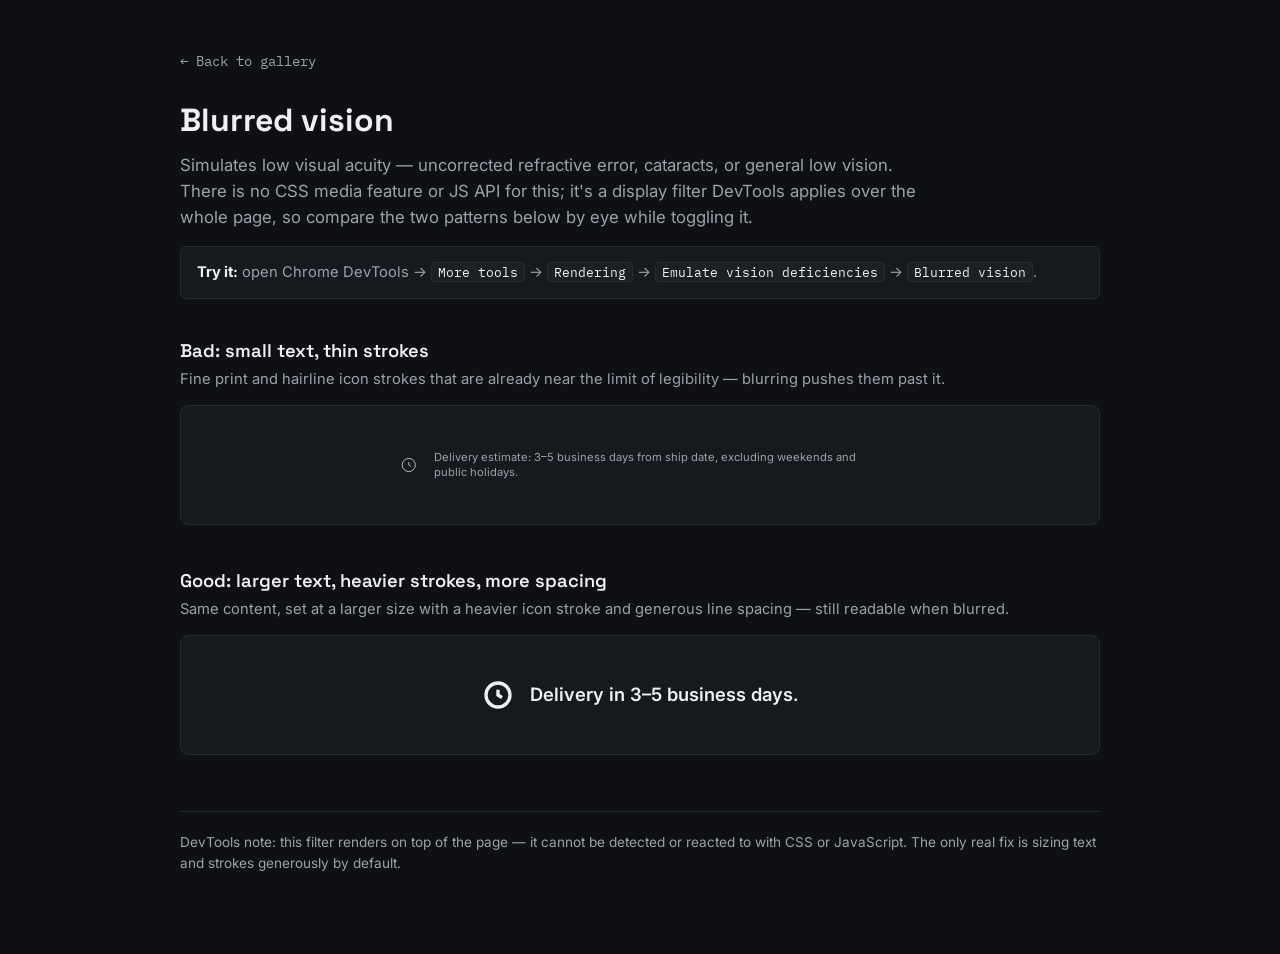
<file: vision-deficiencies/blurred-vision.html>
<!DOCTYPE html>
<html lang="en">
<head>
<meta charset="UTF-8">
<meta name="viewport" content="width=device-width, initial-scale=1.0">
<title>Blurred vision — Rendering Emulation Gallery</title>
<meta name="description" content="Compare small, thin-stroke UI against large, high-weight UI under Chrome DevTools' blurred vision emulation.">
<link rel="stylesheet" href="../assets/style.css">
</head>
<body>
<div class="wrap">
  <a class="back" href="../index.html">&larr; Back to gallery</a>
  <h1>Blurred vision</h1>
  <p class="lede">Simulates low visual acuity — uncorrected refractive error, cataracts, or general low vision. There is no CSS media feature or JS API for this; it's a display filter DevTools applies over the whole page, so compare the two patterns below by eye while toggling it.</p>

  <div class="note">
    <strong>Try it:</strong> open Chrome DevTools &rarr; <code>More tools</code> &rarr; <code>Rendering</code> &rarr; <code>Emulate vision deficiencies</code> &rarr; <code>Blurred vision</code>.
  </div>

  <section class="case">
    <h2>Bad: small text, thin strokes</h2>
    <p class="case-note">Fine print and hairline icon strokes that are already near the limit of legibility — blurring pushes them past it.</p>
    <div class="stage">
      <div class="small-ui">
        <svg width="20" height="20" viewBox="0 0 24 24" fill="none" stroke="currentColor" stroke-width="1">
          <circle cx="12" cy="12" r="9"></circle>
          <path d="M12 8v4l3 2"></path>
        </svg>
        <p class="tiny">Delivery estimate: 3&ndash;5 business days from ship date, excluding weekends and public holidays.</p>
      </div>
    </div>
  </section>

  <section class="case">
    <h2>Good: larger text, heavier strokes, more spacing</h2>
    <p class="case-note">Same content, set at a larger size with a heavier icon stroke and generous line spacing — still readable when blurred.</p>
    <div class="stage">
      <div class="large-ui">
        <svg width="32" height="32" viewBox="0 0 24 24" fill="none" stroke="currentColor" stroke-width="2.5">
          <circle cx="12" cy="12" r="9"></circle>
          <path d="M12 8v4l3 2"></path>
        </svg>
        <p class="clear">Delivery in 3&ndash;5 business days.</p>
      </div>
    </div>
  </section>

  <footer>
    DevTools note: this filter renders on top of the page — it cannot be detected or reacted to with CSS or JavaScript. The only real fix is sizing text and strokes generously by default.
  </footer>
</div>

<style>
  .small-ui, .large-ui {
    display: flex;
    align-items: center;
    gap: 16px;
    max-width: 480px;
  }

  .tiny {
    font-size: 0.7rem;
    line-height: 1.3;
    color: var(--muted);
    margin: 0;
  }

  .clear {
    font-size: 1.15rem;
    font-weight: 600;
    line-height: 1.4;
    margin: 0;
  }
</style>
</body>
</html>
</file>
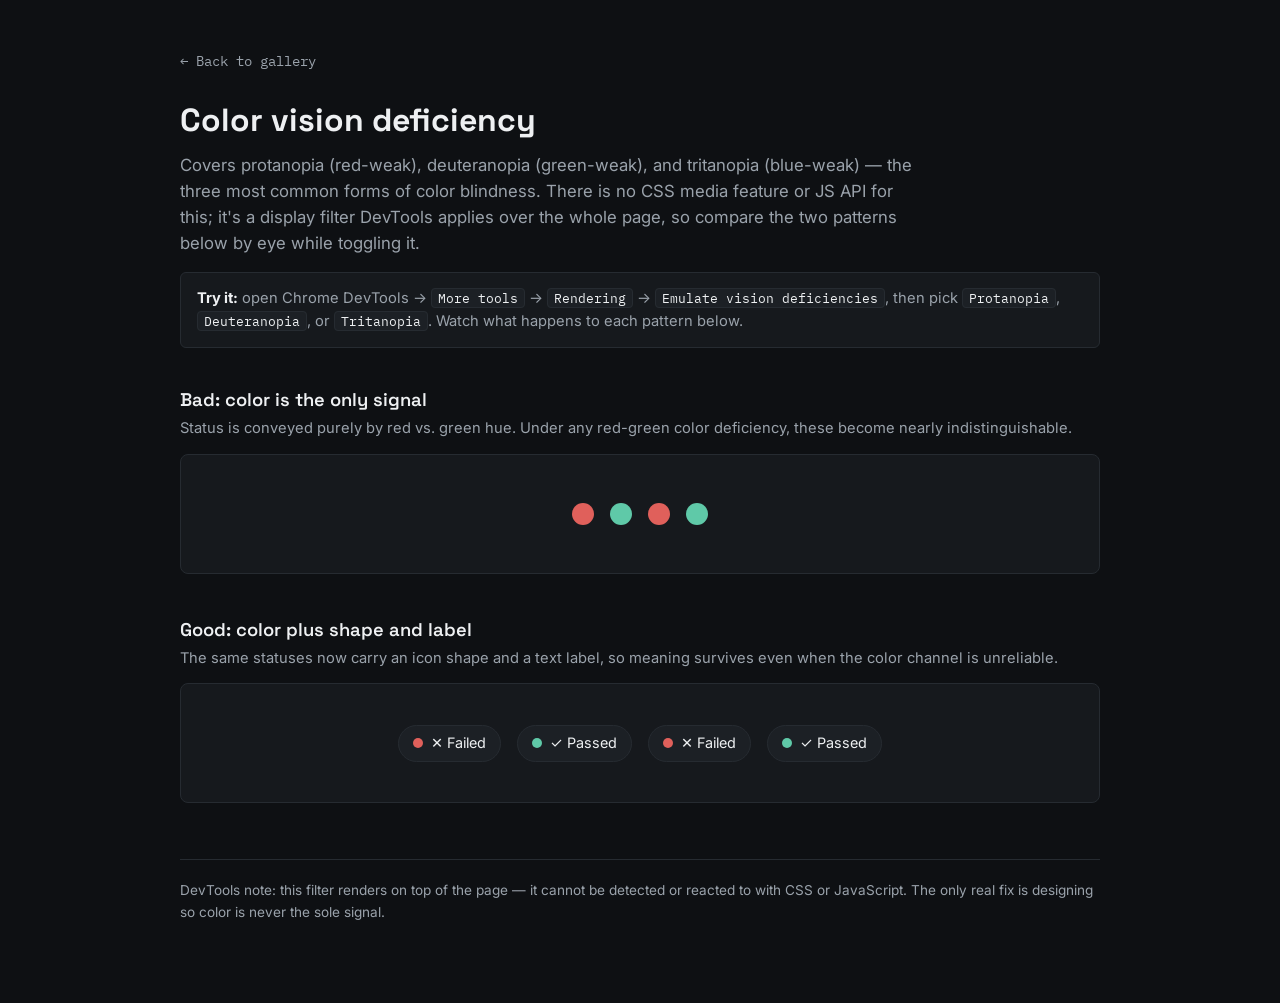
<file: vision-deficiencies/color-vision-deficiency.html>
<!DOCTYPE html>
<html lang="en">
<head>
<meta charset="UTF-8">
<meta name="viewport" content="width=device-width, initial-scale=1.0">
<title>Color vision deficiency — Rendering Emulation Gallery</title>
<meta name="description" content="Compare a color-only design against a shape-and-label design under Chrome DevTools' protanopia, deuteranopia, and tritanopia emulation.">
<link rel="stylesheet" href="../assets/style.css">
</head>
<body>
<div class="wrap">
  <a class="back" href="../index.html">&larr; Back to gallery</a>
  <h1>Color vision deficiency</h1>
  <p class="lede">Covers protanopia (red-weak), deuteranopia (green-weak), and tritanopia (blue-weak) — the three most common forms of color blindness. There is no CSS media feature or JS API for this; it's a display filter DevTools applies over the whole page, so compare the two patterns below by eye while toggling it.</p>

  <div class="note">
    <strong>Try it:</strong> open Chrome DevTools &rarr; <code>More tools</code> &rarr; <code>Rendering</code> &rarr; <code>Emulate vision deficiencies</code>, then pick <code>Protanopia</code>, <code>Deuteranopia</code>, or <code>Tritanopia</code>. Watch what happens to each pattern below.
  </div>

  <section class="case">
    <h2>Bad: color is the only signal</h2>
    <p class="case-note">Status is conveyed purely by red vs. green hue. Under any red-green color deficiency, these become nearly indistinguishable.</p>
    <div class="stage">
      <div class="demo-row">
        <span class="dotonly" style="background:#e0605b;"></span>
        <span class="dotonly" style="background:#5fc9a8;"></span>
        <span class="dotonly" style="background:#e0605b;"></span>
        <span class="dotonly" style="background:#5fc9a8;"></span>
      </div>
    </div>
  </section>

  <section class="case">
    <h2>Good: color plus shape and label</h2>
    <p class="case-note">The same statuses now carry an icon shape and a text label, so meaning survives even when the color channel is unreliable.</p>
    <div class="stage">
      <div class="demo-row">
        <span class="pill"><span class="dot" style="background:#e0605b;"></span>&#10005; Failed</span>
        <span class="pill"><span class="dot" style="background:#5fc9a8;"></span>&#10003; Passed</span>
        <span class="pill"><span class="dot" style="background:#e0605b;"></span>&#10005; Failed</span>
        <span class="pill"><span class="dot" style="background:#5fc9a8;"></span>&#10003; Passed</span>
      </div>
    </div>
  </section>

  <footer>
    DevTools note: this filter renders on top of the page — it cannot be detected or reacted to with CSS or JavaScript. The only real fix is designing so color is never the sole signal.
  </footer>
</div>

<style>
  .demo-row {
    display: flex;
    flex-wrap: wrap;
    gap: 16px;
    align-items: center;
    justify-content: center;
  }
</style>
</body>
</html>
</file>
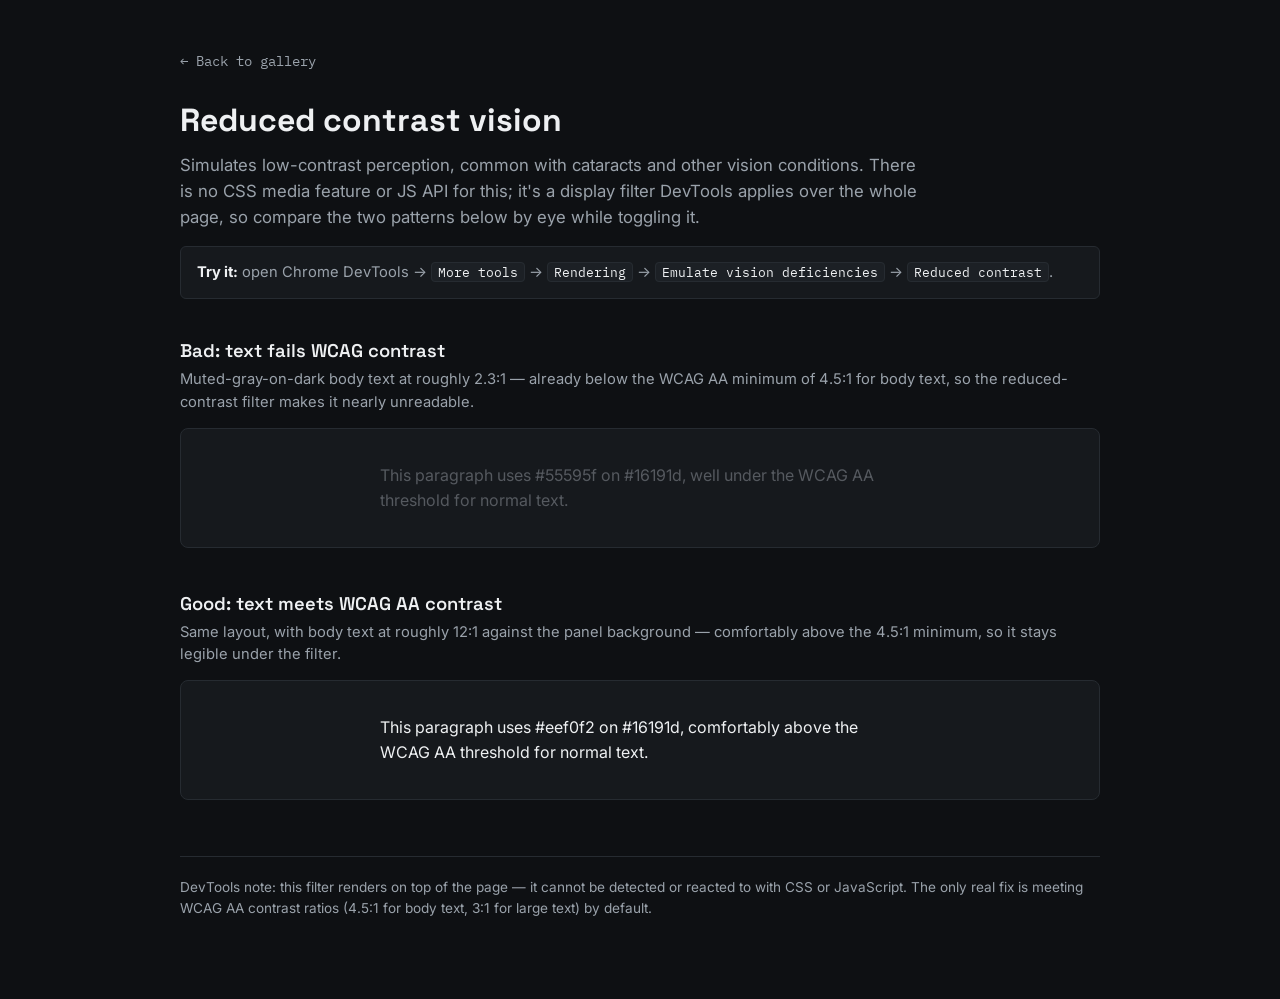
<file: vision-deficiencies/low-contrast-vision.html>
<!DOCTYPE html>
<html lang="en">
<head>
<meta charset="UTF-8">
<meta name="viewport" content="width=device-width, initial-scale=1.0">
<title>Reduced contrast vision — Rendering Emulation Gallery</title>
<meta name="description" content="Compare low-contrast text against WCAG-compliant contrast text under Chrome DevTools' reduced contrast emulation.">
<link rel="stylesheet" href="../assets/style.css">
</head>
<body>
<div class="wrap">
  <a class="back" href="../index.html">&larr; Back to gallery</a>
  <h1>Reduced contrast vision</h1>
  <p class="lede">Simulates low-contrast perception, common with cataracts and other vision conditions. There is no CSS media feature or JS API for this; it's a display filter DevTools applies over the whole page, so compare the two patterns below by eye while toggling it.</p>

  <div class="note">
    <strong>Try it:</strong> open Chrome DevTools &rarr; <code>More tools</code> &rarr; <code>Rendering</code> &rarr; <code>Emulate vision deficiencies</code> &rarr; <code>Reduced contrast</code>.
  </div>

  <section class="case">
    <h2>Bad: text fails WCAG contrast</h2>
    <p class="case-note">Muted-gray-on-dark body text at roughly 2.3:1 &mdash; already below the WCAG AA minimum of 4.5:1 for body text, so the reduced-contrast filter makes it nearly unreadable.</p>
    <div class="stage">
      <p class="low-contrast">This paragraph uses #55595f on #16191d, well under the WCAG AA threshold for normal text.</p>
    </div>
  </section>

  <section class="case">
    <h2>Good: text meets WCAG AA contrast</h2>
    <p class="case-note">Same layout, with body text at roughly 12:1 against the panel background &mdash; comfortably above the 4.5:1 minimum, so it stays legible under the filter.</p>
    <div class="stage">
      <p class="high-contrast">This paragraph uses #eef0f2 on #16191d, comfortably above the WCAG AA threshold for normal text.</p>
    </div>
  </section>

  <footer>
    DevTools note: this filter renders on top of the page — it cannot be detected or reacted to with CSS or JavaScript. The only real fix is meeting WCAG AA contrast ratios (4.5:1 for body text, 3:1 for large text) by default.
  </footer>
</div>

<style>
  .low-contrast {
    color: #55595f;
    max-width: 52ch;
    margin: 0;
  }

  .high-contrast {
    color: #eef0f2;
    max-width: 52ch;
    margin: 0;
  }
</style>
</body>
</html>
</file>
<file: assets/style.css>
@import url('https://fonts.googleapis.com/css2?family=Space+Grotesk:wght@500;600;700&family=Inter:wght@400;500;600&family=IBM+Plex+Mono:wght@400;500&display=swap');

:root {
  --bg: #0e1013;
  --panel: #16191d;
  --panel-raised: #1c2025;
  --text: #eef0f2;
  --muted: #9aa2ab;
  --border: #262b31;
  --ok: #5fc9a8;
  --warn: #e0a24b;
  --bad: #e0605b;
}

* {
  box-sizing: border-box;
}

html, body {
  margin: 0;
  padding: 0;
}

body {
  background: var(--bg);
  color: var(--text);
  font-family: 'Inter', system-ui, sans-serif;
  line-height: 1.55;
}

h1, h2, h3 {
  font-family: 'Space Grotesk', 'Inter', sans-serif;
  font-weight: 600;
  line-height: 1.25;
  margin: 0 0 12px;
}

h1 {
  font-size: 2rem;
  font-weight: 700;
}

h2 {
  font-size: 1.15rem;
  margin-bottom: 6px;
}

p {
  margin: 0 0 16px;
}

a {
  color: var(--text);
}

code, pre, .mono {
  font-family: 'IBM Plex Mono', ui-monospace, monospace;
}

.wrap {
  max-width: 960px;
  margin: 0 auto;
  padding: 48px 20px 80px;
}

.back {
  display: inline-block;
  font-family: 'IBM Plex Mono', monospace;
  font-size: 0.85rem;
  color: var(--muted);
  text-decoration: none;
  margin-bottom: 28px;
}

.back:hover {
  color: var(--text);
}

.lede {
  color: var(--muted);
  font-size: 1.05rem;
  max-width: 68ch;
}

/* Live-status banner (media-features pages only) */
.banner {
  font-family: 'IBM Plex Mono', monospace;
  font-size: 0.9rem;
  background: var(--panel);
  border: 1px solid var(--border);
  border-left: 3px solid var(--muted);
  border-radius: 6px;
  padding: 12px 16px;
  margin: 20px 0 28px;
}

.banner.ok {
  border-left-color: var(--ok);
  color: var(--ok);
}

.banner.warn {
  border-left-color: var(--warn);
  color: var(--warn);
}

.banner.bad {
  border-left-color: var(--bad);
  color: var(--bad);
}

/* Instructional callout */
.note {
  background: var(--panel);
  border: 1px solid var(--border);
  border-radius: 6px;
  padding: 14px 16px;
  margin: 0 0 40px;
  font-size: 0.92rem;
  color: var(--muted);
}

.note strong {
  color: var(--text);
}

.note code {
  background: var(--panel-raised);
  border: 1px solid var(--border);
  border-radius: 4px;
  padding: 1px 6px;
  color: var(--text);
  font-size: 0.85em;
}

/* Comparison layout */
.colheads {
  display: grid;
  grid-template-columns: 1fr 1fr;
  gap: 20px;
  font-family: 'IBM Plex Mono', monospace;
  font-size: 0.78rem;
  text-transform: uppercase;
  letter-spacing: 0.04em;
  color: var(--muted);
  margin-bottom: 12px;
}

.case {
  margin-bottom: 44px;
}

.case-note {
  color: var(--muted);
  font-size: 0.92rem;
  margin-bottom: 14px;
}

.row {
  display: grid;
  grid-template-columns: 1fr 1fr;
  gap: 20px;
}

.stage {
  position: relative;
  border: 1px solid var(--border);
  background: var(--panel);
  border-radius: 8px;
  padding: 24px 20px;
  min-height: 120px;
  display: flex;
  align-items: center;
  justify-content: center;
  overflow: hidden;
}

.stage .tag {
  position: absolute;
  top: 10px;
  right: 10px;
  font-family: 'IBM Plex Mono', monospace;
  font-size: 0.68rem;
  text-transform: uppercase;
  letter-spacing: 0.04em;
  color: var(--muted);
  background: var(--panel-raised);
  border: 1px solid var(--border);
  border-radius: 4px;
  padding: 2px 6px;
}

pre {
  background: var(--panel-raised);
  border: 1px solid var(--border);
  border-radius: 6px;
  padding: 14px 16px;
  overflow-x: auto;
  margin: 14px 0 0;
}

pre code {
  font-size: 0.83rem;
  color: var(--text);
  white-space: pre;
}

footer {
  margin-top: 56px;
  padding-top: 20px;
  border-top: 1px solid var(--border);
  color: var(--muted);
  font-size: 0.85rem;
}

/* Vision-deficiency status indicators */
.pill {
  display: inline-flex;
  align-items: center;
  gap: 8px;
  padding: 6px 14px;
  border-radius: 999px;
  background: var(--panel-raised);
  border: 1px solid var(--border);
  font-size: 0.9rem;
}

.pill .dot {
  width: 10px;
  height: 10px;
  border-radius: 50%;
  flex-shrink: 0;
}

.dotonly {
  width: 22px;
  height: 22px;
  border-radius: 50%;
  display: inline-block;
}

/* Index page */
.card-grid {
  display: grid;
  grid-template-columns: repeat(auto-fill, minmax(260px, 1fr));
  gap: 16px;
  margin-bottom: 40px;
}

.linkcard {
  display: block;
  background: var(--panel);
  border: 1px solid var(--border);
  border-radius: 8px;
  padding: 18px 20px;
  text-decoration: none;
  color: var(--text);
  transition: border-color 0.15s ease, transform 0.15s ease;
}

.linkcard:hover {
  border-color: var(--muted);
}

.linkcard h3 {
  font-size: 1rem;
  margin-bottom: 6px;
}

.linkcard p {
  color: var(--muted);
  font-size: 0.88rem;
  margin: 0;
}

section.group {
  margin-bottom: 48px;
}

section.group h2 {
  font-size: 1.3rem;
  margin-bottom: 4px;
}

section.group > p {
  color: var(--muted);
  margin-bottom: 20px;
  max-width: 68ch;
}

@media (max-width: 640px) {
  .row, .colheads {
    grid-template-columns: 1fr;
  }
}

@media (prefers-reduced-motion: reduce) {
  .linkcard {
    transition: none;
  }
}
</file>
